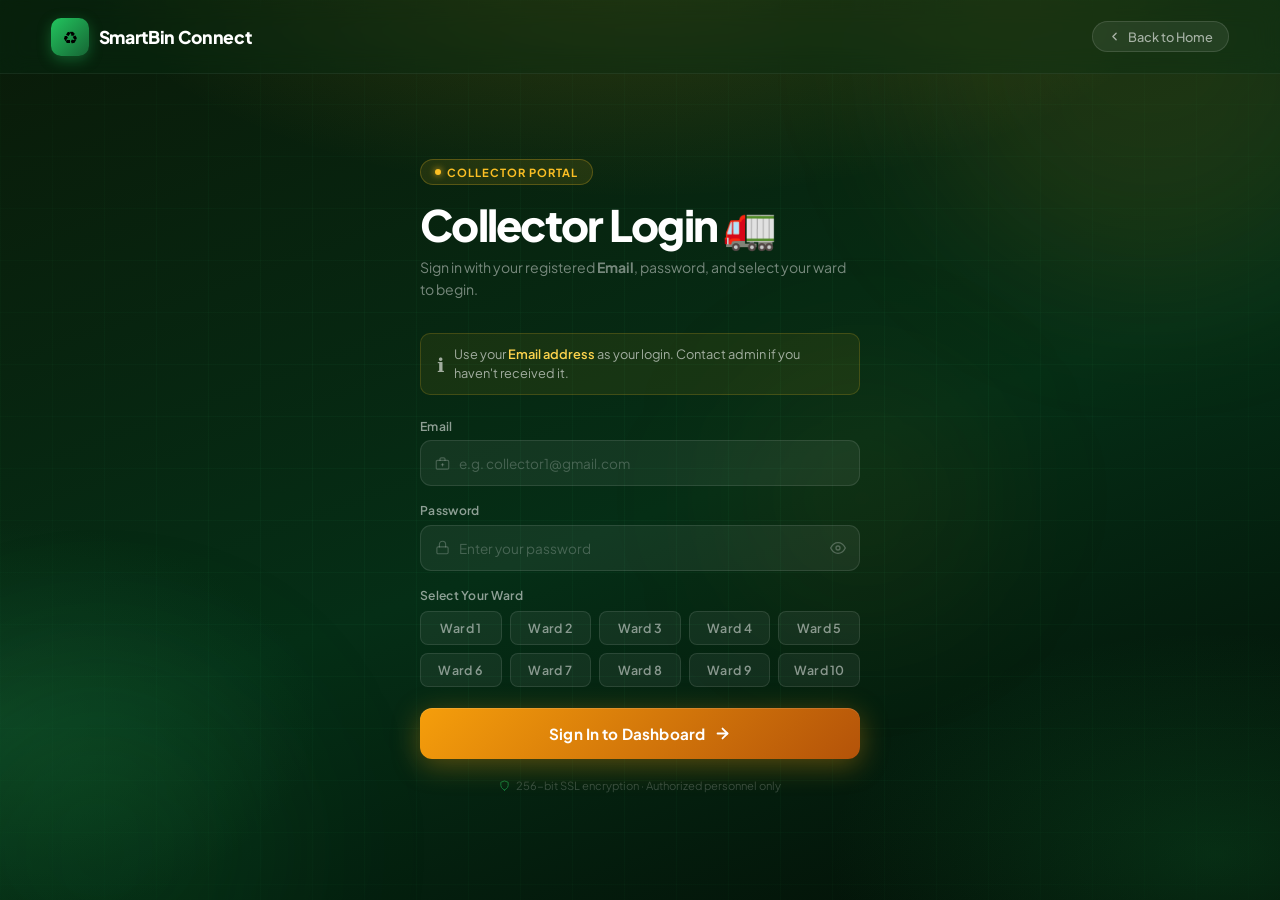
<file: collector-login.html>
<!DOCTYPE html>
<html lang="en">
<head>
  <meta charset="UTF-8">
  <meta name="viewport" content="width=device-width, initial-scale=1.0">
  <title>Collector Login | SmartWaste</title>
  <link href="https://fonts.googleapis.com/css2?family=Plus+Jakarta+Sans:wght@300;400;500;600;700;800&display=swap" rel="stylesheet">
  <style>
    /* =============================================
       SmartWaste — Collector Login (self-contained)
       ============================================= */

    :root {
      --g50:  #f0fdf4; --g100: #dcfce7; --g200: #bbf7d0;
      --g300: #86efac; --g400: #4ade80; --g500: #22c55e;
      --g600: #16a34a; --g700: #15803d; --g800: #166534;
      --g900: #14532d; --g950: #052e16;

      /* Amber accent for collector — differentiates from user portal */
      --a300: #fcd34d; --a400: #fbbf24; --a500: #f59e0b;
      --a600: #d97706; --a700: #b45309;

      --white: #ffffff;
      --font: 'Plus Jakarta Sans', system-ui, sans-serif;
      --ease: cubic-bezier(.4,0,.2,1);
      --bounce: cubic-bezier(.34,1.56,.64,1);
      --dur: .22s;
    }

    *, *::before, *::after { box-sizing: border-box; margin: 0; padding: 0; }
    html { height: 100%; }

    body {
      font-family: var(--font);
      min-height: 100vh;
      display: flex;
      flex-direction: column;
      background-color: var(--g950);
      overflow-x: hidden;
    }
    a { text-decoration: none; color: inherit; }
    button { font-family: var(--font); cursor: pointer; }

    /* ── Background ───────────────────────── */
    .bg {
      position: fixed; inset: 0; z-index: 0;
      background:
        radial-gradient(ellipse 75% 50% at 50% -8%,  rgba(251,191,36,.18) 0%, transparent 60%),
        radial-gradient(ellipse 55% 45% at 95% 95%,  rgba(22,163,74,.2)   0%, transparent 55%),
        radial-gradient(ellipse 45% 40% at 0%  80%,  rgba(20,83,45,.5)    0%, transparent 55%),
        linear-gradient(160deg, #0a1a08 0%, var(--g950) 55%, #030d05 100%);
    }
    .bg::after {
      content: '';
      position: absolute; inset: 0;
      background-image:
        linear-gradient(rgba(74,222,128,.04) 1px, transparent 1px),
        linear-gradient(90deg, rgba(74,222,128,.04) 1px, transparent 1px);
      background-size: 52px 52px;
      mask-image: radial-gradient(ellipse 90% 90% at 50% 50%, black 30%, transparent 100%);
    }

    /* Orbs */
    .orb {
      position: fixed; border-radius: 50%;
      filter: blur(80px); pointer-events: none; z-index: 0;
      animation: orbDrift ease-in-out infinite alternate;
    }
    .orb1 { width:460px;height:460px;top:-180px;right:-100px; background:rgba(251,191,36,.09); animation-duration:11s; }
    .orb2 { width:360px;height:360px;bottom:-130px;left:-80px; background:rgba(22,163,74,.1); animation-duration:14s;animation-delay:4s; }
    .orb3 { width:240px;height:240px;top:42%;left:58%;  background:rgba(245,158,11,.06); animation-duration:9s;animation-delay:2s; }
    @keyframes orbDrift {
      from { transform:translate(0,0) scale(1); }
      to   { transform:translate(18px,28px) scale(1.07); }
    }

    /* Particles */
    .ptcl {
      position: fixed; bottom:-10px; border-radius:50%;
      background:rgba(74,222,128,.14); pointer-events:none; z-index:0;
      animation:rise linear infinite;
    }
    @keyframes rise {
      0%   { transform:translateY(0) scale(1); opacity:0; }
      10%  { opacity:.8; }
      90%  { opacity:.2; }
      100% { transform:translateY(-105vh) scale(.2); opacity:0; }
    }

    /* ── Navbar ────────────────────────────── */
    .navbar {
      position: relative; z-index: 10;
      display: flex; align-items: center; justify-content: space-between;
      padding: 1.1rem 4%;
      border-bottom: 1px solid rgba(255,255,255,.06);
      backdrop-filter: blur(12px);
      background: rgba(5,46,22,.3);
    }
    .brand { display: flex; align-items: center; gap: .6rem; }
    .brand-icon {
      width: 38px; height: 38px;
      background: linear-gradient(135deg, var(--g500), var(--g800));
      border-radius: 10px;
      display: flex; align-items: center; justify-content: center;
      font-size: 1.1rem;
      box-shadow: 0 4px 14px rgba(34,197,94,.35);
    }
    .brand-name {
      font-size: 1.1rem; font-weight: 800;
      color: var(--white); letter-spacing: -.02em;
    }
    .back-btn {
      display: inline-flex; align-items: center; gap: .4rem;
      font-size: .8rem; font-weight: 500;
      color: rgba(255,255,255,.6);
      background: rgba(255,255,255,.07);
      border: 1px solid rgba(255,255,255,.12);
      padding: .42rem .95rem; border-radius: 100px;
      transition: all var(--dur);
    }
    .back-btn svg { width:13px;height:13px;stroke:currentColor;fill:none;transition:transform var(--dur); }
    .back-btn:hover { color:var(--g300); background:rgba(255,255,255,.13); }
    .back-btn:hover svg { transform:translateX(-3px); }

    /* ── Main ──────────────────────────────── */
    .main {
      position: relative; z-index: 1; flex: 1;
      display: flex; align-items: center; justify-content: center;
      padding: 2.5rem 1rem 4rem;
    }

    .form-panel {
      width: 100%; max-width: 440px;
      animation: panelIn .55s var(--ease) both;
    }
    @keyframes panelIn {
      from { opacity:0; transform:translateY(24px); }
      to   { opacity:1; transform:none; }
    }

    /* Collector role badge — amber instead of green */
    .role-badge {
      display: inline-flex; align-items: center; gap: .4rem;
      font-size: .7rem; font-weight: 700; letter-spacing: .09em;
      text-transform: uppercase;
      color: var(--a400);
      background: rgba(251,191,36,.1);
      border: 1px solid rgba(251,191,36,.25);
      padding: .3rem .85rem; border-radius: 100px;
      margin-bottom: 1rem;
    }
    .badge-dot {
      width: 6px; height: 6px; border-radius: 50%;
      background: var(--a400); box-shadow: 0 0 7px var(--a400);
      animation: blink 2s ease-in-out infinite;
    }
    @keyframes blink { 0%,100%{opacity:1} 50%{opacity:.2} }

    .form-title {
      font-size: clamp(2rem, 5vw, 2.7rem);
      font-weight: 800; color: var(--white);
      letter-spacing: -.04em; line-height: 1.1;
      margin-bottom: .45rem;
    }
    .form-sub {
      font-size: .88rem; color: rgba(255,255,255,.45);
      margin-bottom: 2rem; font-weight: 400; line-height: 1.6;
    }

    /* Collector ID info pill */
    .id-info-pill {
      display: flex; align-items: center; gap: .6rem;
      background: rgba(251,191,36,.07);
      border: 1px solid rgba(251,191,36,.18);
      border-radius: 10px; padding: .7rem 1rem;
      margin-bottom: 1.4rem;
      font-size: .8rem; color: rgba(255,255,255,.6);
      line-height: 1.5;
    }
    .id-info-pill .pill-icon { font-size: 1.2rem; flex-shrink: 0; }
    .id-info-pill strong { color: var(--a300); font-weight: 600; }

    /* ── Form ──────────────────────────────── */
    .login-form { display: flex; flex-direction: column; gap: 1rem; }

    .field { display: flex; flex-direction: column; gap: .4rem; }
    .field label {
      font-size: .76rem; font-weight: 600;
      color: rgba(255,255,255,.55); letter-spacing: .025em;
    }

    /* Input wrap */
    .iw {
      position: relative; display: flex; align-items: center;
      background: rgba(255,255,255,.06);
      border: 1.5px solid rgba(255,255,255,.1);
      border-radius: 11px;
      transition: border-color var(--dur), box-shadow var(--dur), background var(--dur);
      overflow: hidden;
    }
    .iw:hover:not(.focused):not(.err) {
      border-color: rgba(255,255,255,.18);
      background: rgba(255,255,255,.09);
    }
    .iw.focused {
      border-color: var(--a400);
      background: rgba(251,191,36,.06);
      box-shadow: 0 0 0 3.5px rgba(251,191,36,.16), 0 4px 20px rgba(0,0,0,.2);
    }
    .iw.err {
      border-color: #f87171;
      background: rgba(248,113,113,.07);
      box-shadow: 0 0 0 3px rgba(248,113,113,.15);
    }

    .iw-icon {
      padding: 0 .55rem 0 .9rem;
      display: flex; align-items: center;
      color: rgba(255,255,255,.22); flex-shrink: 0;
      pointer-events: none; transition: color var(--dur);
    }
    .iw-icon svg { width: 15px; height: 15px; stroke: currentColor; fill: none; }
    .iw.focused .iw-icon { color: var(--a400); }
    .iw.err     .iw-icon { color: #f87171; }

    .iw input, .iw select {
      flex: 1; border: none; background: transparent;
      font-family: var(--font); font-size: .9rem; color: var(--white);
      padding: .82rem .6rem .82rem 0; outline: none; width: 100%;
      caret-color: var(--a400);
    }
    .iw input::placeholder { color: rgba(255,255,255,.22); font-size: .85rem; }
    .iw select { appearance: none; cursor: pointer; }
    .iw select option { background: var(--g900); color: var(--white); }

    /* Autofill */
    .iw input:-webkit-autofill,
    .iw input:-webkit-autofill:focus {
      -webkit-box-shadow: 0 0 0 1000px rgba(5,46,22,.95) inset;
      -webkit-text-fill-color: var(--white);
      caret-color: var(--white);
    }

    /* Select arrow */
    .select-wrap { position: relative; }
    .select-arrow {
      position: absolute; right: .9rem; top: 50%;
      transform: translateY(-50%);
      pointer-events: none; color: rgba(255,255,255,.3);
    }
    .select-arrow svg { width: 15px; height: 15px; stroke: currentColor; fill: none; }

    /* Eye toggle */
    .eye-btn {
      background: none; border: none;
      padding: .5rem .8rem;
      display: flex; align-items: center;
      color: rgba(255,255,255,.25); flex-shrink: 0;
      transition: color var(--dur);
    }
    .eye-btn svg { width: 16px; height: 16px; stroke: currentColor; fill: none; display: block; }
    .eye-btn .eye-off { display: none; }
    .eye-btn.on .eye-on  { display: none; }
    .eye-btn.on .eye-off { display: block; }
    .eye-btn:hover { color: var(--a400); }
    .eye-btn.on    { color: var(--a400); }

    /* Field error */
    .field-err {
      font-size: .71rem; color: #fca5a5; font-weight: 500;
      display: none; align-items: center; gap: .3rem;
      animation: errIn .2s var(--ease);
    }
    .field-err.show { display: flex; }
    .field-err svg { width: 11px; height: 11px; stroke: currentColor; fill: none; flex-shrink: 0; }
    @keyframes errIn { from{opacity:0;transform:translateY(-3px)} to{opacity:1;transform:none} }

    /* Ward tag row — visual ward selector */
    .ward-tags {
      display: grid; grid-template-columns: repeat(5, 1fr); gap: .5rem;
      margin-top: .1rem;
    }
    .ward-tag {
      position: relative;
    }
    .ward-tag input[type="radio"] {
      position: absolute; opacity: 0; width: 0; height: 0;
    }
    .ward-tag label {
      display: flex; align-items: center; justify-content: center;
      padding: .5rem .4rem;
      background: rgba(255,255,255,.06);
      border: 1.5px solid rgba(255,255,255,.1);
      border-radius: 8px;
      font-size: .78rem; font-weight: 600;
      color: rgba(255,255,255,.5);
      cursor: pointer;
      transition: all var(--dur) var(--bounce);
      white-space: nowrap;
    }
    .ward-tag label:hover {
      background: rgba(251,191,36,.1);
      border-color: rgba(251,191,36,.25);
      color: var(--a300);
    }
    .ward-tag input:checked + label {
      background: rgba(251,191,36,.18);
      border-color: var(--a400);
      color: var(--a300);
      box-shadow: 0 0 0 3px rgba(251,191,36,.14);
      transform: scale(1.04);
    }

    /* Hidden select (for form submission) */
    #wardSelect { display: none; }

    /* Submit button — amber for collector */
    .submit-btn {
      width: 100%; margin-top: .3rem;
      display: flex; align-items: center; justify-content: center; gap: .55rem;
      padding: 1rem 1.5rem;
      background: linear-gradient(135deg, var(--a500), var(--a700));
      color: var(--white);
      font-family: var(--font); font-size: .95rem; font-weight: 700;
      letter-spacing: .01em;
      border: none; border-radius: 12px;
      box-shadow: 0 6px 28px rgba(245,158,11,.35), 0 1px 0 rgba(255,255,255,.12) inset;
      transition: transform var(--dur) var(--bounce), box-shadow var(--dur), opacity var(--dur);
      position: relative; overflow: hidden;
    }
    .submit-btn::before {
      content: ''; position: absolute; top:0; left:-100%;
      width:60%; height:100%;
      background: linear-gradient(90deg, transparent, rgba(255,255,255,.2), transparent);
      transition: left .6s var(--ease);
    }
    .submit-btn:hover::before { left:160%; }
    .submit-btn:hover {
      transform: translateY(-2px);
      box-shadow: 0 12px 40px rgba(245,158,11,.5), 0 1px 0 rgba(255,255,255,.12) inset;
    }
    .submit-btn:active { transform: translateY(0); }
    .submit-btn.loading { opacity:.7; pointer-events:none; }
    .submit-btn svg { width:17px;height:17px;stroke:currentColor;fill:none;transition:transform var(--dur); }
    .submit-btn:hover svg { transform:translateX(4px); }

    .spinner {
      width:17px; height:17px;
      border:2.5px solid rgba(255,255,255,.3); border-top-color:#fff;
      border-radius:50%; animation:spin .7s linear infinite; display:none;
    }
    .submit-btn.loading .spinner { display:block; }
    .submit-btn.loading .btn-lbl,
    .submit-btn.loading .btn-ico { display:none; }
    @keyframes spin { to{transform:rotate(360deg)} }

    /* Divider */
    .divider {
      display: flex; align-items: center; gap: .75rem;
      margin: 1.3rem 0 .9rem;
      color: rgba(255,255,255,.18); font-size: .74rem;
    }
    .divider::before, .divider::after {
      content:''; flex:1; height:1px; background:rgba(255,255,255,.1);
    }

    /* Portal links */
    .portals {
      display: flex; align-items: center; justify-content: center;
      gap: .5rem; flex-wrap: wrap;
      font-size: .77rem; color: rgba(255,255,255,.3);
    }
    .portal-link {
      display: inline-flex; align-items: center; gap: .3rem;
      font-size: .77rem; font-weight: 600;
      color: rgba(255,255,255,.55);
      background: rgba(255,255,255,.07);
      border: 1px solid rgba(255,255,255,.1);
      padding: .3rem .75rem; border-radius: 100px;
      transition: all var(--dur);
    }
    .portal-link:hover {
      background: rgba(74,222,128,.12);
      border-color: rgba(74,222,128,.25);
      color: var(--g300);
    }

    /* Secure note */
    .secure-note {
      display: flex; align-items: center; justify-content: center; gap: .4rem;
      font-size: .7rem; color: rgba(255,255,255,.2); margin-top: 1.2rem;
    }
    .secure-note svg { width:11px;height:11px;stroke:var(--g700);fill:none; }

    /* ── Responsive ──────────────────────── */
    @media (max-width: 480px) {
      .main { padding: 1.8rem .9rem 3rem; }
      .navbar { padding: 1rem 5%; }
      .form-title { font-size: 1.9rem; }
      .ward-tags { grid-template-columns: repeat(5, 1fr); gap: .35rem; }
      .ward-tag label { font-size: .72rem; padding: .45rem .3rem; }
    }
    @media (max-width: 360px) {
      .form-title { font-size: 1.65rem; }
      .ward-tags { grid-template-columns: repeat(5, 1fr); }
    }
    @media (max-height: 600px) and (orientation: landscape) {
      .main { padding: 1.2rem .9rem 2rem; align-items: flex-start; }
      .login-form { gap: .75rem; }
      .form-sub { margin-bottom: 1.2rem; }
    }
  </style>
</head>
<body>

  <!-- BG layers -->
  <div class="bg"></div>
  <div class="orb orb1"></div>
  <div class="orb orb2"></div>
  <div class="orb orb3"></div>
  <div class="ptcl" style="left:10%;width:4px;height:4px;animation-duration:13s;animation-delay:0s;"></div>
  <div class="ptcl" style="left:30%;width:3px;height:3px;animation-duration:17s;animation-delay:2s;"></div>
  <div class="ptcl" style="left:60%;width:5px;height:5px;animation-duration:11s;animation-delay:5s;"></div>
  <div class="ptcl" style="left:80%;width:3px;height:3px;animation-duration:15s;animation-delay:1s;"></div>

  <!-- Navbar -->
  <nav class="navbar">
    <a href="index.html" class="brand">
      <div class="brand-icon">♻</div>
      <span class="brand-name">SmartBin Connect</span>
    </a>
    <a href="index.html" class="back-btn">
      <svg viewBox="0 0 24 24" stroke-width="2.5" stroke-linecap="round" stroke-linejoin="round">
        <polyline points="15 18 9 12 15 6"/>
      </svg>
      Back to Home
    </a>
  </nav>

  <!-- Main -->
  <main class="main">
    <div class="form-panel">

      <div class="role-badge">
        <span class="badge-dot"></span>
        Collector Portal
      </div>

      <h1 class="form-title">Collector Login 🚛</h1>
      <p class="form-sub">Sign in with your registered <strong>Email</strong>, password, and select your ward to begin.</p>

      <!-- Info pill -->
      <div class="id-info-pill">
        <span class="pill-icon">ℹ️</span>
        <span>Use your <strong>Email address</strong> as your login. Contact admin if you haven't received it.</span>
      </div>

      <form class="login-form" id="collectorForm" action="backend/collector_login.php" method="POST" novalidate>

        <!-- Email -->
        <div class="field">
          <label for="collectorId">Email</label>
          <div class="iw" id="iw-id">
            <span class="iw-icon">
              <svg viewBox="0 0 24 24" stroke-width="1.8" stroke-linecap="round" stroke-linejoin="round">
                <rect x="2" y="7" width="20" height="14" rx="2"/>
                <path d="M16 7V5a2 2 0 0 0-2-2h-4a2 2 0 0 0-2 2v2"/>
                <line x1="12" y1="12" x2="12" y2="16"/>
                <line x1="10" y1="14" x2="14" y2="14"/>
              </svg>
            </span>
            <input
              type="email"
              id="collectorId"
              name="collectorId"
              placeholder="e.g. collector1@gmail.com"
              autocomplete="username"
              autocapitalize="none"
              required>
          </div>
          <div class="field-err" id="err-id">
            <svg viewBox="0 0 24 24" stroke-width="2.5"><circle cx="12" cy="12" r="10"/><line x1="12" y1="8" x2="12" y2="12"/><line x1="12" y1="16" x2="12.01" y2="16"/></svg>
            Please enter your Collector ID.
          </div>
        </div>

        <!-- Password -->
        <div class="field">
          <label for="password">Password</label>
          <div class="iw" id="iw-pw">
            <span class="iw-icon">
              <svg viewBox="0 0 24 24" stroke-width="1.8" stroke-linecap="round" stroke-linejoin="round">
                <rect x="3" y="11" width="18" height="11" rx="2"/>
                <path d="M7 11V7a5 5 0 0 1 10 0v4"/>
              </svg>
            </span>
            <input
              type="password"
              id="password"
              name="password"
              placeholder="Enter your password"
              autocomplete="current-password"
              required>
            <button type="button" class="eye-btn" id="eyeBtn" aria-label="Toggle password visibility">
              <svg class="eye-on" viewBox="0 0 24 24" stroke-width="2" stroke-linecap="round" stroke-linejoin="round">
                <path d="M1 12s4-8 11-8 11 8 11 8-4 8-11 8-11-8-11-8z"/><circle cx="12" cy="12" r="3"/>
              </svg>
              <svg class="eye-off" viewBox="0 0 24 24" stroke-width="2" stroke-linecap="round" stroke-linejoin="round">
                <path d="M17.94 17.94A10.07 10.07 0 0 1 12 20c-7 0-11-8-11-8a18.45 18.45 0 0 1 5.06-5.94M9.9 4.24A9.12 9.12 0 0 1 12 4c7 0 11 8 11 8a18.5 18.5 0 0 1-2.16 3.19m-6.72-1.07a3 3 0 1 1-4.24-4.24"/>
                <line x1="1" y1="1" x2="23" y2="23"/>
              </svg>
            </button>
          </div>
          <div class="field-err" id="err-pw">
            <svg viewBox="0 0 24 24" stroke-width="2.5"><circle cx="12" cy="12" r="10"/><line x1="12" y1="8" x2="12" y2="12"/><line x1="12" y1="16" x2="12.01" y2="16"/></svg>
            Please enter your password.
          </div>
        </div>

        <!-- Ward selection — visual tag style -->
        <div class="field">
          <label>Select Your Ward</label>

          <!-- Visual ward tag selector -->
          <div class="ward-tags" id="wardTags">
            <div class="ward-tag"><input type="radio" name="ward_ui" id="w1" value="1"><label for="w1">Ward 1</label></div>
            <div class="ward-tag"><input type="radio" name="ward_ui" id="w2" value="2"><label for="w2">Ward 2</label></div>
            <div class="ward-tag"><input type="radio" name="ward_ui" id="w3" value="3"><label for="w3">Ward 3</label></div>
            <div class="ward-tag"><input type="radio" name="ward_ui" id="w4" value="4"><label for="w4">Ward 4</label></div>
            <div class="ward-tag"><input type="radio" name="ward_ui" id="w5" value="5"><label for="w5">Ward 5</label></div>
            <div class="ward-tag"><input type="radio" name="ward_ui" id="w6" value="6"><label for="w6">Ward 6</label></div>
            <div class="ward-tag"><input type="radio" name="ward_ui" id="w7" value="7"><label for="w7">Ward 7</label></div>
            <div class="ward-tag"><input type="radio" name="ward_ui" id="w8" value="8"><label for="w8">Ward 8</label></div>
            <div class="ward-tag"><input type="radio" name="ward_ui" id="w9" value="9"><label for="w9">Ward 9</label></div>
            <div class="ward-tag"><input type="radio" name="ward_ui" id="w10" value="10"><label for="w10">Ward 10</label></div>
          </div>

          <!-- Hidden select — synced by JS for actual form submission -->
          <select id="wardSelect" name="ward" required>
            <option value="">Select Ward</option>
            <option value="1">Ward 1</option>
            <option value="2">Ward 2</option>
            <option value="3">Ward 3</option>
            <option value="4">Ward 4</option>
            <option value="5">Ward 5</option>
            <option value="6">Ward 6</option>
            <option value="7">Ward 7</option>
            <option value="8">Ward 8</option>
            <option value="9">Ward 9</option>
            <option value="10">Ward 10</option>
          </select>

          <div class="field-err" id="err-ward">
            <svg viewBox="0 0 24 24" stroke-width="2.5"><circle cx="12" cy="12" r="10"/><line x1="12" y1="8" x2="12" y2="12"/><line x1="12" y1="16" x2="12.01" y2="16"/></svg>
            Please select your assigned ward.
          </div>
        </div>

        <!-- Submit -->
        <button type="submit" class="submit-btn" id="submitBtn">
          <div class="spinner"></div>
          <span class="btn-lbl">Sign In to Dashboard</span>
          <svg class="btn-ico" viewBox="0 0 24 24" stroke-width="2.5" stroke-linecap="round" stroke-linejoin="round">
            <line x1="5" y1="12" x2="19" y2="12"/>
            <polyline points="12 5 19 12 12 19"/>
          </svg>
        </button>

      </form>

      

      <p class="secure-note">
        <svg viewBox="0 0 24 24" stroke-width="2" stroke-linecap="round" stroke-linejoin="round">
          <path d="M12 22s8-4 8-10V5l-8-3-8 3v7c0 6 8 10 8 10z"/>
        </svg>
        256-bit SSL encryption · Authorized personnel only
      </p>

    </div>
  </main>

  <script>
    /* ── Focus rings ──────────────────────── */
    document.querySelectorAll('.iw input').forEach(inp => {
      const w = inp.closest('.iw');
      inp.addEventListener('focus', () => w.classList.add('focused'));
      inp.addEventListener('blur',  () => w.classList.remove('focused'));
    });

    /* ── Eye toggle ───────────────────────── */
    const eyeBtn = document.getElementById('eyeBtn');
    const pwInp  = document.getElementById('password');
    eyeBtn.addEventListener('click', () => {
      const show = pwInp.type === 'password';
      pwInp.type = show ? 'text' : 'password';
      eyeBtn.classList.toggle('on', show);
      pwInp.focus();
    });

    /* ── Ward radio → hidden select sync ──── */
    const wardSelect = document.getElementById('wardSelect');
    document.querySelectorAll('input[name="ward_ui"]').forEach(radio => {
      radio.addEventListener('change', () => {
        wardSelect.value = radio.value;
        document.getElementById('err-ward').classList.remove('show');
      });
    });

    /* ── Live error clearing ─────────────── */
    document.getElementById('collectorId').addEventListener('input', e => {
      if (e.target.value.trim().length >= 2) {
        document.getElementById('iw-id').classList.remove('err');
        document.getElementById('err-id').classList.remove('show');
      }
    });
    document.getElementById('password').addEventListener('input', e => {
      if (e.target.value.length >= 1) {
        document.getElementById('iw-pw').classList.remove('err');
        document.getElementById('err-pw').classList.remove('show');
      }
    });

    /* ── Form validation + submit ────────── */
    const form    = document.getElementById('collectorForm');
    const submitBtn = document.getElementById('submitBtn');

    form.addEventListener('submit', e => {
      e.preventDefault();
      let ok = true;

      const id   = document.getElementById('collectorId').value.trim();
      const pw   = document.getElementById('password').value;
      const ward = wardSelect.value;

      if (!id) {
        document.getElementById('iw-id').classList.add('err');
        document.getElementById('err-id').classList.add('show');
        ok = false;
      }
      if (!pw) {
        document.getElementById('iw-pw').classList.add('err');
        document.getElementById('err-pw').classList.add('show');
        ok = false;
      }
      if (!ward) {
        document.getElementById('err-ward').classList.add('show');
        ok = false;
      }

      if (!ok) return;

      submitBtn.classList.add('loading');
      form.submit();
    });
  </script>

</body>
</html>
</file>
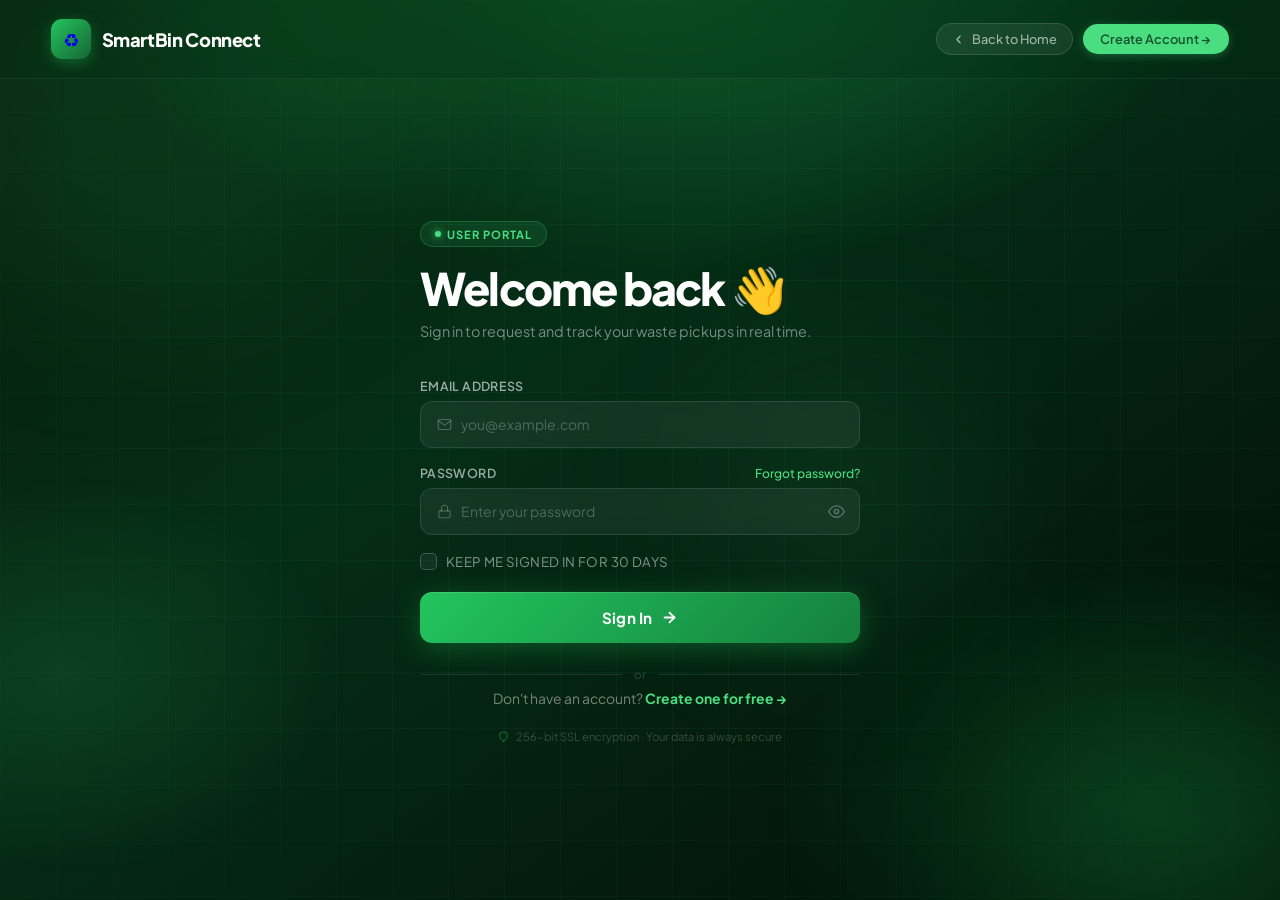
<file: login.html>
<!DOCTYPE html>
<html lang="en">
<head>
  <meta charset="UTF-8">
  <meta name="viewport" content="width=device-width, initial-scale=1.0">
  <title>User Login | SmartWaste</title>
  <link href="https://fonts.googleapis.com/css2?family=Plus+Jakarta+Sans:wght@300;400;500;600;700;800&display=swap" rel="stylesheet">
  <style>
    :root {
      --g300: #86efac;
      --g400: #4ade80;
      --g500: #22c55e;
      --g600: #16a34a;
      --g700: #15803d;
      --g800: #166534;
      --g900: #14532d;
      --g950: #052e16;
      --white: #ffffff;
      --font: 'Plus Jakarta Sans', system-ui, sans-serif;
      --ease: cubic-bezier(.4,0,.2,1);
      --bounce: cubic-bezier(.34,1.56,.64,1);
    }

    *, *::before, *::after { box-sizing: border-box; margin: 0; padding: 0; }
    html, body { height: 100%; }

    body {
      font-family: var(--font);
      min-height: 100vh;
      display: flex;
      flex-direction: column;
      background: linear-gradient(145deg, #071c0b 0%, var(--g950) 40%, #030d05 100%);
      position: relative;
      overflow-x: hidden;
    }

    /* ── ANIMATED BG ───────────────────────── */
    .bg-layer {
      position: fixed;
      inset: 0;
      z-index: 0;
      pointer-events: none;
    }
    .bg-layer::before {
      content: '';
      position: absolute;
      inset: 0;
      background:
        radial-gradient(ellipse 70% 55% at 50% -5%,  rgba(34,197,94,.35) 0%, transparent 65%),
        radial-gradient(ellipse 50% 45% at 90% 90%,  rgba(22,163,74,.22) 0%, transparent 60%),
        radial-gradient(ellipse 40% 40% at 5%  75%,  rgba(20,83,45,.5)   0%, transparent 55%);
    }
    .bg-layer::after {
      content: '';
      position: absolute;
      inset: 0;
      background-image:
        linear-gradient(rgba(74,222,128,.05) 1px, transparent 1px),
        linear-gradient(90deg, rgba(74,222,128,.05) 1px, transparent 1px);
      background-size: 56px 56px;
      mask-image: radial-gradient(ellipse 90% 90% at 50% 50%, black 30%, transparent 100%);
      animation: gridPulse 6s ease-in-out infinite alternate;
    }
    @keyframes gridPulse {
      from { opacity: .5; }
      to   { opacity: 1; }
    }

    /* Orbs */
    .orb {
      position: fixed;
      border-radius: 50%;
      filter: blur(80px);
      pointer-events: none;
      z-index: 0;
      animation: orbDrift ease-in-out infinite alternate;
    }
    .orb1 { width: 500px; height: 500px; top: -200px; left: -100px; background: rgba(34,197,94,.12); animation-duration: 10s; }
    .orb2 { width: 400px; height: 400px; bottom: -150px; right: -100px; background: rgba(22,163,74,.10); animation-duration: 13s; animation-delay: 3s; }
    .orb3 { width: 280px; height: 280px; top: 40%; left: 55%; background: rgba(74,222,128,.07); animation-duration: 8s; animation-delay: 1s; }
    @keyframes orbDrift {
      from { transform: translate(0,0) scale(1); }
      to   { transform: translate(20px, 30px) scale(1.08); }
    }

    /* Rising particles */
    .ptcl {
      position: fixed;
      bottom: -10px;
      border-radius: 50%;
      background: rgba(74,222,128,.18);
      pointer-events: none;
      z-index: 0;
      animation: rise linear infinite;
    }
    @keyframes rise {
      0%   { transform: translateY(0)   scale(1);  opacity: 0; }
      10%  { opacity: .9; }
      90%  { opacity: .3; }
      100% { transform: translateY(-105vh) scale(.2); opacity: 0; }
    }

    /* ── NAVBAR ────────────────────────────── */
    .navbar {
      position: relative;
      z-index: 10;
      display: flex;
      align-items: center;
      justify-content: space-between;
      padding: 1.2rem 4%;
      border-bottom: 1px solid rgba(255,255,255,.06);
      backdrop-filter: blur(12px);
      background: rgba(5,46,22,.3);
    }

    .brand {
      display: flex;
      align-items: center;
      gap: .65rem;
      text-decoration: none;
    }
    .brand-icon {
      width: 40px; height: 40px;
      background: linear-gradient(135deg, var(--g500), var(--g800));
      border-radius: 11px;
      display: flex; align-items: center; justify-content: center;
      font-size: 1.15rem;
      box-shadow: 0 4px 14px rgba(34,197,94,.35);
      flex-shrink: 0;
    }
    .brand-name {
      font-size: 1.15rem;
      font-weight: 800;
      color: var(--white);
      letter-spacing: -.02em;
    }

    .nav-right { display: flex; align-items: center; gap: .6rem; }

    .back-btn {
      display: inline-flex;
      align-items: center;
      gap: .4rem;
      font-size: .8rem;
      font-weight: 500;
      color: rgba(255,255,255,.6);
      background: rgba(255,255,255,.07);
      border: 1px solid rgba(255,255,255,.12);
      padding: .42rem .95rem;
      border-radius: 100px;
      text-decoration: none;
      transition: all .2s var(--ease);
    }
    .back-btn svg { width: 13px; height: 13px; stroke: currentColor; fill: none; transition: transform .2s; }
    .back-btn:hover { color: var(--g300); background: rgba(255,255,255,.13); border-color: rgba(134,239,172,.25); }
    .back-btn:hover svg { transform: translateX(-3px); }

    .register-nav-btn {
      display: inline-flex;
      align-items: center;
      gap: .4rem;
      font-size: .8rem;
      font-weight: 600;
      color: var(--g900);
      background: var(--g400);
      border: none;
      padding: .45rem 1.1rem;
      border-radius: 100px;
      text-decoration: none;
      transition: all .2s var(--bounce);
      box-shadow: 0 2px 10px rgba(74,222,128,.3);
    }
    .register-nav-btn:hover { background: var(--g300); transform: translateY(-1px); box-shadow: 0 4px 16px rgba(74,222,128,.4); }

    /* ── MAIN CONTENT ──────────────────────── */
    .main {
      position: relative;
      z-index: 1;
      flex: 1;
      display: flex;
      align-items: center;
      justify-content: center;
      padding: 3rem 1rem 4rem;
    }

    /* ── FORM PANEL ────────────────────────── */
    .form-panel {
      width: 100%;
      max-width: 440px;
      animation: panelIn .55s var(--ease) both;
    }
    @keyframes panelIn {
      from { opacity: 0; transform: translateY(24px); }
      to   { opacity: 1; transform: none; }
    }

    /* Portal badge */
    .portal-badge {
      display: inline-flex;
      align-items: center;
      gap: .4rem;
      font-size: .7rem;
      font-weight: 700;
      letter-spacing: .09em;
      text-transform: uppercase;
      color: var(--g400);
      background: rgba(74,222,128,.1);
      border: 1px solid rgba(74,222,128,.22);
      padding: .3rem .85rem;
      border-radius: 100px;
      margin-bottom: 1rem;
    }
    .badge-dot {
      width: 6px; height: 6px;
      border-radius: 50%;
      background: var(--g400);
      box-shadow: 0 0 7px var(--g400);
      animation: blink 2s ease-in-out infinite;
    }
    @keyframes blink { 0%,100% { opacity:1; } 50% { opacity:.25; } }

    .form-title {
      font-size: clamp(2rem, 5vw, 2.8rem);
      font-weight: 800;
      color: var(--white);
      letter-spacing: -.04em;
      line-height: 1.1;
      margin-bottom: .5rem;
    }
    .form-sub {
      font-size: .9rem;
      color: rgba(255,255,255,.45);
      margin-bottom: 2.2rem;
      font-weight: 400;
      line-height: 1.6;
    }

    /* ── FORM ──────────────────────────────── */
    .auth-form { display: flex; flex-direction: column; gap: 1.1rem; }

    .field { display: flex; flex-direction: column; gap: .4rem; }

    .field-top {
      display: flex;
      align-items: center;
      justify-content: space-between;
    }

    label {
      font-size: .78rem;
      font-weight: 600;
      color: rgba(255,255,255,.6);
      letter-spacing: .03em;
      text-transform: uppercase;
    }

    .forgot {
      font-size: .76rem;
      font-weight: 500;
      color: var(--g400);
      text-decoration: none;
      transition: color .2s;
    }
    .forgot:hover { color: var(--g300); }

    /* Input wrap */
    .inp-wrap {
      position: relative;
      display: flex;
      align-items: center;
      background: rgba(255,255,255,.06);
      border: 1.5px solid rgba(255,255,255,.1);
      border-radius: 12px;
      backdrop-filter: blur(8px);
      transition: border-color .2s var(--ease), box-shadow .2s var(--ease), background .2s;
      overflow: hidden;
    }
    .inp-wrap:hover:not(.focused):not(.has-err) {
      border-color: rgba(255,255,255,.18);
      background: rgba(255,255,255,.09);
    }
    .inp-wrap.focused {
      border-color: var(--g500);
      background: rgba(34,197,94,.07);
      box-shadow: 0 0 0 3.5px rgba(34,197,94,.18), 0 4px 20px rgba(0,0,0,.2);
    }
    .inp-wrap.has-err {
      border-color: #f87171;
      background: rgba(248,113,113,.07);
      box-shadow: 0 0 0 3px rgba(248,113,113,.15);
    }

    .inp-icon {
      padding: 0 .55rem 0 1rem;
      display: flex; align-items: center;
      color: rgba(255,255,255,.25);
      flex-shrink: 0;
      pointer-events: none;
      transition: color .2s;
    }
    .inp-icon svg { width: 15px; height: 15px; stroke: currentColor; fill: none; }
    .inp-wrap.focused .inp-icon { color: var(--g400); }
    .inp-wrap.has-err .inp-icon  { color: #f87171; }

    .inp-wrap input {
      flex: 1;
      border: none;
      background: transparent;
      font-family: var(--font);
      font-size: .93rem;
      font-weight: 400;
      color: var(--white);
      padding: .85rem .6rem .85rem 0;
      outline: none;
      width: 100%;
      caret-color: var(--g400);
    }
    .inp-wrap input::placeholder { color: rgba(255,255,255,.25); font-size: .87rem; }

    /* Autofill fix */
    .inp-wrap input:-webkit-autofill,
    .inp-wrap input:-webkit-autofill:focus {
      -webkit-box-shadow: 0 0 0 1000px rgba(5,46,22,.9) inset;
      -webkit-text-fill-color: var(--white);
      caret-color: var(--white);
    }

    /* Eye button */
    .eye-btn {
      background: none; border: none;
      padding: .5rem .9rem;
      display: flex; align-items: center;
      color: rgba(255,255,255,.3);
      cursor: pointer; flex-shrink: 0;
      transition: color .2s;
    }
    .eye-btn svg { width: 17px; height: 17px; stroke: currentColor; fill: none; display: block; }
    .eye-btn .eye-off { display: none; }
    .eye-btn.active .eye-on  { display: none; }
    .eye-btn.active .eye-off { display: block; }
    .eye-btn:hover { color: var(--g400); }
    .eye-btn.active { color: var(--g400); }

    /* Error msg */
    .field-err {
      display: none;
      align-items: center;
      gap: .3rem;
      font-size: .72rem;
      color: #fca5a5;
      font-weight: 500;
    }
    .field-err.show { display: flex; animation: errIn .2s var(--ease); }
    .field-err svg { width: 11px; height: 11px; stroke: currentColor; fill: none; flex-shrink: 0; }
    @keyframes errIn { from { opacity:0; transform:translateY(-3px); } to { opacity:1; transform:none; } }

    /* ── REMEMBER ──────────────────────────── */
    .remember-row { display: flex; align-items: center; }
    .chk-label {
      display: flex; align-items: center; gap: .55rem;
      cursor: pointer; user-select: none;
      font-size: .83rem; color: rgba(255,255,255,.5);
      font-weight: 400;
    }
    .chk-label input { position: absolute; opacity: 0; width: 0; height: 0; }
    .chkbox {
      width: 17px; height: 17px;
      border: 1.5px solid rgba(255,255,255,.2);
      border-radius: 5px;
      background: rgba(255,255,255,.05);
      display: flex; align-items: center; justify-content: center;
      flex-shrink: 0;
      transition: all .2s var(--bounce);
    }
    .chk-label input:checked ~ .chkbox {
      background: var(--g600);
      border-color: var(--g500);
      transform: scale(1.1);
      box-shadow: 0 2px 10px rgba(34,197,94,.35);
    }
    .chkbox::after {
      content: '';
      width: 9px; height: 5px;
      border-left: 2px solid #fff;
      border-bottom: 2px solid #fff;
      transform: rotate(-45deg) translateY(-1px);
      opacity: 0;
      transition: opacity .15s;
    }
    .chk-label input:checked ~ .chkbox::after { opacity: 1; }

    /* ── SUBMIT ────────────────────────────── */
    .submit-btn {
      width: 100%;
      display: flex;
      align-items: center;
      justify-content: center;
      gap: .55rem;
      padding: 1rem 1.5rem;
      background: linear-gradient(135deg, var(--g500) 0%, var(--g700) 100%);
      color: var(--white);
      font-family: var(--font);
      font-size: .95rem;
      font-weight: 700;
      letter-spacing: .01em;
      border: none;
      border-radius: 12px;
      cursor: pointer;
      position: relative;
      overflow: hidden;
      transition: transform .2s var(--bounce), box-shadow .2s, opacity .2s;
      box-shadow: 0 6px 28px rgba(22,163,74,.4), 0 1px 0 rgba(255,255,255,.12) inset;
      margin-top: .3rem;
    }
    /* Shine sweep */
    .submit-btn::before {
      content: '';
      position: absolute;
      top: 0; left: -100%;
      width: 60%; height: 100%;
      background: linear-gradient(90deg, transparent, rgba(255,255,255,.2), transparent);
      transition: left .6s var(--ease);
      pointer-events: none;
    }
    .submit-btn:hover::before { left: 160%; }
    .submit-btn:hover {
      transform: translateY(-2px);
      box-shadow: 0 12px 40px rgba(22,163,74,.55), 0 1px 0 rgba(255,255,255,.12) inset;
    }
    .submit-btn:active { transform: translateY(0); }
    .submit-btn.loading { opacity: .7; pointer-events: none; }
    .submit-btn svg { width: 17px; height: 17px; stroke: currentColor; fill: none; transition: transform .2s; }
    .submit-btn:hover svg { transform: translateX(4px); }

    .spin {
      width: 17px; height: 17px;
      border: 2.5px solid rgba(255,255,255,.3);
      border-top-color: #fff;
      border-radius: 50%;
      animation: rotate .7s linear infinite;
      display: none;
    }
    .submit-btn.loading .spin { display: block; }
    .submit-btn.loading .btn-txt,
    .submit-btn.loading .btn-ico { display: none; }
    @keyframes rotate { to { transform: rotate(360deg); } }

    /* ── DIVIDER ───────────────────────────── */
    .divider {
      display: flex; align-items: center; gap: .75rem;
      margin: 1.5rem 0 .5rem;
      color: rgba(255,255,255,.18); font-size: .74rem;
    }
    .divider::before, .divider::after {
      content: ''; flex: 1; height: 1px;
      background: rgba(255,255,255,.1);
    }

    /* ── REGISTER LINK ─────────────────────── */
    .reg-row {
      text-align: center;
      font-size: .87rem;
      color: rgba(255,255,255,.45);
      margin-bottom: 1.2rem;
    }
    .reg-row a {
      color: var(--g400);
      font-weight: 700;
      text-decoration: none;
      transition: color .2s;
    }
    .reg-row a:hover { color: var(--g300); }

    /* ── OTHER PORTALS ─────────────────────── */
    .portals-row {
      display: flex;
      align-items: center;
      justify-content: center;
      gap: .6rem;
      flex-wrap: wrap;
    }
    .portals-label {
      font-size: .75rem;
      color: rgba(255,255,255,.3);
      font-weight: 500;
    }
    .portal-btn {
      display: inline-flex;
      align-items: center;
      gap: .35rem;
      font-size: .78rem;
      font-weight: 600;
      color: rgba(255,255,255,.65);
      background: rgba(255,255,255,.07);
      border: 1px solid rgba(255,255,255,.1);
      padding: .38rem .85rem;
      border-radius: 100px;
      text-decoration: none;
      backdrop-filter: blur(6px);
      transition: all .2s var(--ease);
    }
    .portal-btn:hover {
      background: rgba(74,222,128,.15);
      border-color: rgba(74,222,128,.3);
      color: var(--g300);
      transform: translateY(-1px);
    }

    /* ── SECURE NOTE ───────────────────────── */
    .secure-note {
      display: flex; align-items: center; justify-content: center; gap: .4rem;
      font-size: .7rem; color: rgba(255,255,255,.2);
      margin-top: 1.4rem;
    }
    .secure-note svg { width: 11px; height: 11px; stroke: var(--g700); fill: none; }

    /* ── RESPONSIVE ────────────────────────── */
    @media (max-width: 500px) {
      .navbar { padding: 1rem 5%; }
      .brand-name { font-size: 1rem; }
      .register-nav-btn { display: none; }
      .main { padding: 2rem 1.2rem 3.5rem; }
      .form-title { font-size: 2rem; }
    }
    @media (max-width: 360px) {
      .form-title { font-size: 1.7rem; }
      .submit-btn { font-size: .9rem; padding: .88rem; }
    }
    @media (max-height: 600px) and (orientation: landscape) {
      .main { padding: 1.5rem 1rem 2rem; }
      .form-sub { margin-bottom: 1.4rem; }
      .auth-form { gap: .8rem; }
    }
  </style>
</head>
<body>

  <!-- BG layers -->
  <div class="bg-layer"></div>
  <div class="orb orb1"></div>
  <div class="orb orb2"></div>
  <div class="orb orb3"></div>

  <!-- Particles -->
  <div class="ptcl" style="left:8%;  width:5px;height:5px; animation-duration:13s;animation-delay:0s;"></div>
  <div class="ptcl" style="left:22%; width:3px;height:3px; animation-duration:17s;animation-delay:2s;"></div>
  <div class="ptcl" style="left:45%; width:7px;height:7px; animation-duration:11s;animation-delay:5s;"></div>
  <div class="ptcl" style="left:68%; width:4px;height:4px; animation-duration:15s;animation-delay:1s;"></div>
  <div class="ptcl" style="left:85%; width:6px;height:6px; animation-duration:9s; animation-delay:3.5s;"></div>
  <div class="ptcl" style="left:55%; width:3px;height:3px; animation-duration:20s;animation-delay:7s;"></div>

  <!-- Navbar -->
  <nav class="navbar">
    <a href="index.html" class="brand">
      <div class="brand-icon">♻</div>
      <span class="brand-name">SmartBin Connect</span>
    </a>
    <div class="nav-right">
      <a href="index.html" class="back-btn">
        <svg viewBox="0 0 24 24" stroke-width="2.5" stroke-linecap="round" stroke-linejoin="round">
          <polyline points="15 18 9 12 15 6"/>
        </svg>
        Back to Home
      </a>
      <a href="register.html" class="register-nav-btn">Create Account →</a>
    </div>
  </nav>

  <!-- Main -->
  <main class="main">
    <div class="form-panel">

      <div class="portal-badge">
        <span class="badge-dot"></span>
        User Portal
      </div>

      <h1 class="form-title">Welcome back 👋</h1>
      <p class="form-sub">Sign in to request and track your waste pickups in real time.</p>

      <form class="auth-form" id="loginForm" action="backend/login.php" method="POST" novalidate>

        <!-- Email -->
        <div class="field">
          <label for="email">Email Address</label>
          <div class="inp-wrap" id="emailWrap">
            <span class="inp-icon">
              <svg viewBox="0 0 24 24" stroke-width="1.8" stroke-linecap="round" stroke-linejoin="round">
                <path d="M4 4h16c1.1 0 2 .9 2 2v12c0 1.1-.9 2-2 2H4c-1.1 0-2-.9-2-2V6c0-1.1.9-2 2-2z"/>
                <polyline points="22,6 12,13 2,6"/>
              </svg>
            </span>
            <input type="email" id="email" name="email"
                   placeholder="you@example.com"
                   autocomplete="email" inputmode="email" required>
          </div>
          <div class="field-err" id="emailErr">
            <svg viewBox="0 0 24 24" stroke-width="2.5"><circle cx="12" cy="12" r="10"/><line x1="12" y1="8" x2="12" y2="12"/><line x1="12" y1="16" x2="12.01" y2="16"/></svg>
            Enter a valid email address.
          </div>
        </div>

        <!-- Password -->
        <div class="field">
          <div class="field-top">
            <label for="password">Password</label>
            <a href="forgot-password.html" class="forgot">Forgot password?</a>
          </div>
          <div class="inp-wrap" id="passWrap">
            <span class="inp-icon">
              <svg viewBox="0 0 24 24" stroke-width="1.8" stroke-linecap="round" stroke-linejoin="round">
                <rect x="3" y="11" width="18" height="11" rx="2"/>
                <path d="M7 11V7a5 5 0 0 1 10 0v4"/>
              </svg>
            </span>
            <input type="password" id="password" name="password"
                   placeholder="Enter your password"
                   autocomplete="current-password" required>
            <button type="button" class="eye-btn" id="eyeBtn" aria-label="Toggle password visibility">
              <svg class="eye-on" viewBox="0 0 24 24" stroke-width="2" stroke-linecap="round" stroke-linejoin="round">
                <path d="M1 12s4-8 11-8 11 8 11 8-4 8-11 8-11-8-11-8z"/>
                <circle cx="12" cy="12" r="3"/>
              </svg>
              <svg class="eye-off" viewBox="0 0 24 24" stroke-width="2" stroke-linecap="round" stroke-linejoin="round">
                <path d="M17.94 17.94A10.07 10.07 0 0 1 12 20c-7 0-11-8-11-8a18.45 18.45 0 0 1 5.06-5.94M9.9 4.24A9.12 9.12 0 0 1 12 4c7 0 11 8 11 8a18.5 18.5 0 0 1-2.16 3.19m-6.72-1.07a3 3 0 1 1-4.24-4.24"/>
                <line x1="1" y1="1" x2="23" y2="23"/>
              </svg>
            </button>
          </div>
          <div class="field-err" id="passErr">
            <svg viewBox="0 0 24 24" stroke-width="2.5"><circle cx="12" cy="12" r="10"/><line x1="12" y1="8" x2="12" y2="12"/><line x1="12" y1="16" x2="12.01" y2="16"/></svg>
            Password must be at least 6 characters.
          </div>
        </div>

        <!-- Remember -->
        <div class="remember-row">
          <label class="chk-label">
            <input type="checkbox" name="remember" id="remember">
            <span class="chkbox"></span>
            Keep me signed in for 30 days
          </label>
        </div>

        <!-- Submit -->
        <button type="submit" class="submit-btn" id="subBtn">
          <div class="spin"></div>
          <span class="btn-txt">Sign In</span>
          <svg class="btn-ico" viewBox="0 0 24 24" stroke-width="2.5" stroke-linecap="round" stroke-linejoin="round">
            <line x1="5" y1="12" x2="19" y2="12"/>
            <polyline points="12 5 19 12 12 19"/>
          </svg>
        </button>

      </form>

      <div class="divider"><span>or</span></div>

      <p class="reg-row">
        Don't have an account? <a href="register.html">Create one for free →</a>
      </p>

     

      <p class="secure-note">
        <svg viewBox="0 0 24 24" stroke-width="2" stroke-linecap="round" stroke-linejoin="round">
          <path d="M12 22s8-4 8-10V5l-8-3-8 3v7c0 6 8 10 8 10z"/>
        </svg>
        256-bit SSL encryption · Your data is always secure
      </p>

    </div>
  </main>

  <script>
    // Password toggle
    const eyeBtn  = document.getElementById('eyeBtn');
    const passInp = document.getElementById('password');
    eyeBtn.addEventListener('click', () => {
      const show = passInp.type === 'password';
      passInp.type = show ? 'text' : 'password';
      eyeBtn.classList.toggle('active', show);
      passInp.focus();
    });

    // Focus rings
    document.querySelectorAll('.inp-wrap input').forEach(inp => {
      const w = inp.closest('.inp-wrap');
      inp.addEventListener('focus', () => w.classList.add('focused'));
      inp.addEventListener('blur',  () => w.classList.remove('focused'));
    });

    // Validation
    const emailInp  = document.getElementById('email');
    const emailWrap = document.getElementById('emailWrap');
    const passWrap  = document.getElementById('passWrap');
    const emailErr  = document.getElementById('emailErr');
    const passErr   = document.getElementById('passErr');
    const subBtn    = document.getElementById('subBtn');
    const form      = document.getElementById('loginForm');

    const isEmail = v => /^[^\s@]+@[^\s@]+\.[^\s@]+$/.test(v);

    emailInp.addEventListener('input', () => {
      if (isEmail(emailInp.value)) {
        emailWrap.classList.remove('has-err');
        emailErr.classList.remove('show');
      }
    });
    passInp.addEventListener('input', () => {
      if (passInp.value.length >= 6) {
        passWrap.classList.remove('has-err');
        passErr.classList.remove('show');
      }
    });

    form.addEventListener('submit', e => {
      let ok = true;
      if (!isEmail(emailInp.value)) {
        emailWrap.classList.add('has-err'); emailErr.classList.add('show'); ok = false;
      }
      if (passInp.value.length < 6) {
        passWrap.classList.add('has-err'); passErr.classList.add('show'); ok = false;
      }
      if (!ok) { e.preventDefault(); return; }
      subBtn.classList.add('loading');
    });
  </script>

</body>
</html>
</file>
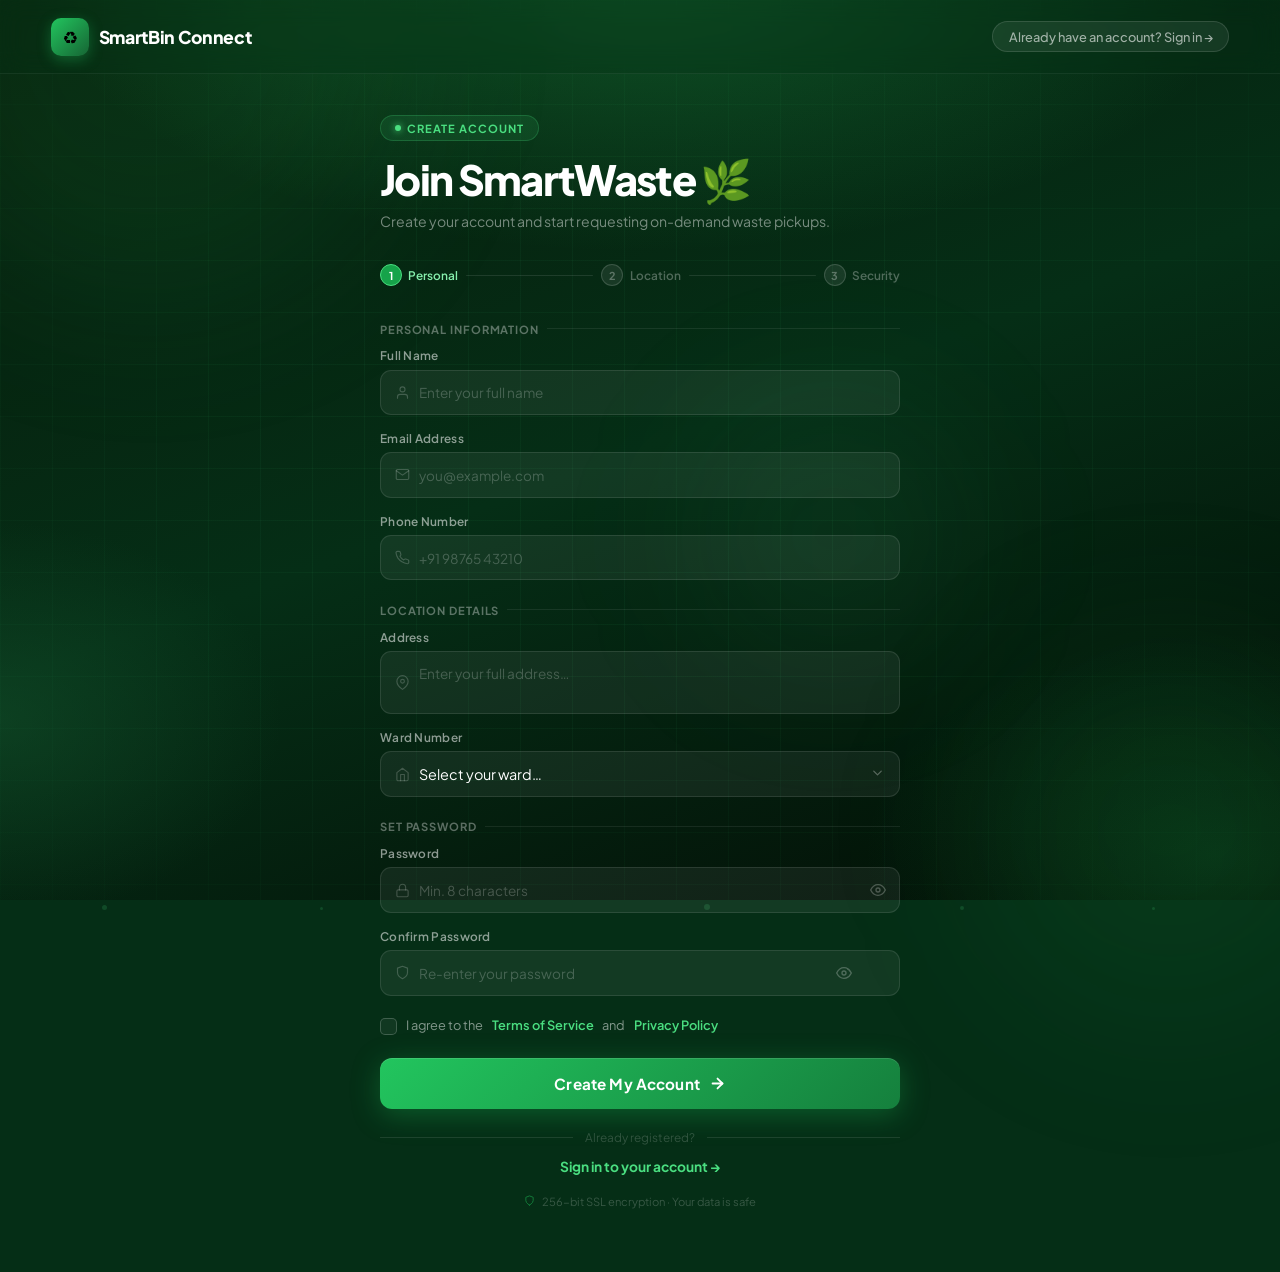
<file: register.html>
<!DOCTYPE html>
<html lang="en">
<head>
  <meta charset="UTF-8">
  <meta name="viewport" content="width=device-width, initial-scale=1.0">
  <title>Register | SmartWaste</title>
  <link href="https://fonts.googleapis.com/css2?family=Plus+Jakarta+Sans:wght@300;400;500;600;700;800&display=swap" rel="stylesheet">
  <style>
    /* =============================================
       SmartWaste — Register Page (self-contained)
       ============================================= */

    :root {
      --g50:  #f0fdf4; --g100: #dcfce7; --g200: #bbf7d0;
      --g300: #86efac; --g400: #4ade80; --g500: #22c55e;
      --g600: #16a34a; --g700: #15803d; --g800: #166534;
      --g900: #14532d; --g950: #052e16;

      --ink:   #0a1f0d;
      --muted: #4b7a57;
      --ghost: #a3c4a9;
      --white: #ffffff;
      --error: #dc2626;

      --font: 'Plus Jakarta Sans', system-ui, sans-serif;
      --ease: cubic-bezier(.4,0,.2,1);
      --bounce: cubic-bezier(.34,1.56,.64,1);
      --dur: .22s;
    }

    *, *::before, *::after { box-sizing: border-box; margin: 0; padding: 0; }
    html { height: 100%; }

    body {
      font-family: var(--font);
      min-height: 100vh;
      display: flex;
      flex-direction: column;
      background-color: var(--g950);
      overflow-x: hidden;
    }

    a { text-decoration: none; color: inherit; }
    button { font-family: var(--font); cursor: pointer; }

    /* ── Background layers ─────────────────── */
    .bg {
      position: fixed; inset: 0; z-index: 0;
      background:
        radial-gradient(ellipse 80% 55% at 50% -5%,  rgba(34,197,94,.32) 0%, transparent 60%),
        radial-gradient(ellipse 50% 45% at 95% 95%,  rgba(22,163,74,.2)  0%, transparent 55%),
        radial-gradient(ellipse 40% 40% at 0%  80%,  rgba(20,83,45,.5)   0%, transparent 55%),
        linear-gradient(160deg, #071c0b 0%, var(--g950) 50%, #030d05 100%);
    }
    .bg::after {
      content: '';
      position: absolute; inset: 0;
      background-image:
        linear-gradient(rgba(74,222,128,.05) 1px, transparent 1px),
        linear-gradient(90deg, rgba(74,222,128,.05) 1px, transparent 1px);
      background-size: 52px 52px;
      mask-image: radial-gradient(ellipse 90% 90% at 50% 50%, black 30%, transparent 100%);
    }

    /* Floating orbs */
    .orb {
      position: fixed; border-radius: 50%;
      filter: blur(80px); pointer-events: none; z-index: 0;
      animation: orbDrift ease-in-out infinite alternate;
    }
    .orb1 { width:500px;height:500px;top:-200px;left:-100px; background:rgba(34,197,94,.1); animation-duration:10s; }
    .orb2 { width:380px;height:380px;bottom:-120px;right:-80px;background:rgba(22,163,74,.09);animation-duration:13s;animation-delay:3s; }
    .orb3 { width:260px;height:260px;top:45%;left:55%;  background:rgba(74,222,128,.07);animation-duration:8s; animation-delay:1s; }
    @keyframes orbDrift {
      from { transform: translate(0,0) scale(1); }
      to   { transform: translate(20px,30px) scale(1.08); }
    }

    /* Rising particles */
    .ptcl {
      position: fixed; bottom: -10px; border-radius: 50%;
      background: rgba(74,222,128,.16); pointer-events: none; z-index: 0;
      animation: rise linear infinite;
    }
    @keyframes rise {
      0%   { transform:translateY(0) scale(1); opacity:0; }
      10%  { opacity:.9; }
      90%  { opacity:.2; }
      100% { transform:translateY(-105vh) scale(.2); opacity:0; }
    }

    /* ── Navbar ────────────────────────────── */
    .navbar {
      position: relative; z-index: 10;
      display: flex; align-items: center; justify-content: space-between;
      padding: 1.1rem 4%;
      border-bottom: 1px solid rgba(255,255,255,.06);
      backdrop-filter: blur(12px);
      background: rgba(5,46,22,.3);
    }
    .brand {
      display: flex; align-items: center; gap: .6rem;
    }
    .brand-icon {
      width: 38px; height: 38px;
      background: linear-gradient(135deg, var(--g500), var(--g800));
      border-radius: 10px;
      display: flex; align-items: center; justify-content: center;
      font-size: 1.1rem;
      box-shadow: 0 4px 14px rgba(34,197,94,.35);
    }
    .brand-name {
      font-size: 1.1rem; font-weight: 800;
      color: var(--white); letter-spacing: -.02em;
    }
    .login-nav-link {
      display: inline-flex; align-items: center; gap: .4rem;
      font-size: .8rem; font-weight: 500;
      color: rgba(255,255,255,.6);
      background: rgba(255,255,255,.07);
      border: 1px solid rgba(255,255,255,.12);
      padding: .42rem .95rem; border-radius: 100px;
      transition: all var(--dur);
    }
    .login-nav-link:hover { color: var(--g300); background: rgba(255,255,255,.13); }

    /* ── Main / form area ──────────────────── */
    .main {
      position: relative; z-index: 1;
      flex: 1;
      display: flex; align-items: flex-start; justify-content: center;
      padding: 2.5rem 1rem 4rem;
    }

    .form-panel {
      width: 100%; max-width: 520px;
      animation: panelIn .55s var(--ease) both;
    }
    @keyframes panelIn {
      from { opacity: 0; transform: translateY(24px); }
      to   { opacity: 1; transform: none; }
    }

    /* Badge */
    .portal-badge {
      display: inline-flex; align-items: center; gap: .4rem;
      font-size: .7rem; font-weight: 700; letter-spacing: .09em;
      text-transform: uppercase; color: var(--g400);
      background: rgba(74,222,128,.1);
      border: 1px solid rgba(74,222,128,.22);
      padding: .3rem .85rem; border-radius: 100px;
      margin-bottom: 1rem;
    }
    .badge-dot {
      width: 6px; height: 6px; border-radius: 50%;
      background: var(--g400); box-shadow: 0 0 7px var(--g400);
      animation: blink 2s ease-in-out infinite;
    }
    @keyframes blink { 0%,100%{opacity:1}50%{opacity:.2} }

    .form-title {
      font-size: clamp(1.9rem, 4.5vw, 2.6rem);
      font-weight: 800; color: var(--white);
      letter-spacing: -.04em; line-height: 1.1;
      margin-bottom: .45rem;
    }
    .form-sub {
      font-size: .88rem; color: rgba(255,255,255,.45);
      margin-bottom: 2rem; font-weight: 400; line-height: 1.6;
    }

    /* ── Step indicator ────────────────────── */
    .steps {
      display: flex; align-items: center; gap: .5rem;
      margin-bottom: 1.8rem;
    }
    .step {
      display: flex; align-items: center; gap: .4rem;
      font-size: .74rem; font-weight: 600;
      color: rgba(255,255,255,.3);
      transition: color var(--dur);
    }
    .step.active { color: var(--g300); }
    .step.done   { color: var(--g500); }
    .step-num {
      width: 22px; height: 22px; border-radius: 50%;
      display: flex; align-items: center; justify-content: center;
      font-size: .68rem; font-weight: 700;
      background: rgba(255,255,255,.08);
      border: 1.5px solid rgba(255,255,255,.15);
      transition: all var(--dur) var(--bounce);
    }
    .step.active .step-num { background: var(--g600); border-color: var(--g400); color: #fff; }
    .step.done   .step-num { background: var(--g500); border-color: var(--g500); color: #fff; }
    .step-line {
      flex: 1; height: 1.5px;
      background: rgba(255,255,255,.1);
      border-radius: 2px; position: relative; overflow: hidden;
    }
    .step-line.done::after {
      content: ''; position: absolute; inset: 0;
      background: var(--g500);
    }

    /* ── Form card ─────────────────────────── */
    .reg-form {
      display: flex; flex-direction: column; gap: 1rem;
    }

    /* Form section label */
    .form-section-label {
      font-size: .7rem; font-weight: 700; letter-spacing: .08em;
      text-transform: uppercase; color: rgba(255,255,255,.35);
      margin-top: .4rem; margin-bottom: -.2rem;
      display: flex; align-items: center; gap: .5rem;
    }
    .form-section-label::after {
      content: ''; flex: 1; height: 1px;
      background: rgba(255,255,255,.08);
    }

    /* Two-column row */
    .field-row {
      display: grid; grid-template-columns: 1fr 1fr; gap: .9rem;
    }

    /* Individual field */
    .field { display: flex; flex-direction: column; gap: .38rem; }

    .field label {
      font-size: .74rem; font-weight: 600;
      color: rgba(255,255,255,.55); letter-spacing: .025em;
    }

    /* Input wrap */
    .iw {
      position: relative; display: flex; align-items: center;
      background: rgba(255,255,255,.06);
      border: 1.5px solid rgba(255,255,255,.1);
      border-radius: 11px;
      transition: border-color var(--dur), box-shadow var(--dur), background var(--dur);
      overflow: hidden;
    }
    .iw:hover:not(.focused):not(.err) {
      border-color: rgba(255,255,255,.18);
      background: rgba(255,255,255,.09);
    }
    .iw.focused {
      border-color: var(--g500);
      background: rgba(34,197,94,.07);
      box-shadow: 0 0 0 3.5px rgba(34,197,94,.18), 0 4px 20px rgba(0,0,0,.2);
    }
    .iw.err {
      border-color: #f87171;
      background: rgba(248,113,113,.07);
      box-shadow: 0 0 0 3px rgba(248,113,113,.15);
    }
    .iw.valid {
      border-color: var(--g500);
    }

    /* Icon prefix */
    .iw-icon {
      padding: 0 .55rem 0 .9rem;
      display: flex; align-items: center;
      color: rgba(255,255,255,.2); flex-shrink: 0;
      pointer-events: none; transition: color var(--dur);
    }
    .iw-icon svg { width: 15px; height: 15px; stroke: currentColor; fill: none; }
    .iw.focused .iw-icon { color: var(--g400); }
    .iw.err     .iw-icon { color: #f87171; }
    .iw.valid   .iw-icon { color: var(--g400); }

    .iw input, .iw textarea, .iw select {
      flex: 1; border: none; background: transparent;
      font-family: var(--font); font-size: .9rem; color: var(--white);
      padding: .8rem .6rem .8rem 0; outline: none; width: 100%;
      caret-color: var(--g400);
    }
    .iw textarea { resize: none; padding-top: .8rem; }
    .iw input::placeholder,
    .iw textarea::placeholder { color: rgba(255,255,255,.22); font-size: .85rem; }
    .iw select { appearance: none; cursor: pointer; }
    .iw select option { background: var(--g900); color: var(--white); }

    /* Autofill override */
    .iw input:-webkit-autofill,
    .iw input:-webkit-autofill:focus {
      -webkit-box-shadow: 0 0 0 1000px rgba(5,46,22,.95) inset;
      -webkit-text-fill-color: var(--white);
      caret-color: var(--white);
    }

    /* Select arrow */
    .select-wrap { position: relative; }
    .select-arrow {
      position: absolute; right: .9rem; top: 50%;
      transform: translateY(-50%);
      pointer-events: none; color: rgba(255,255,255,.3);
    }
    .select-arrow svg { width: 15px; height: 15px; stroke: currentColor; fill: none; }

    /* Validation check icon */
    .valid-icon {
      padding: 0 .8rem 0 .4rem;
      color: var(--g400); flex-shrink: 0;
      opacity: 0; transition: opacity var(--dur);
    }
    .valid-icon svg { width: 15px; height: 15px; stroke: currentColor; fill: none; }
    .iw.valid .valid-icon { opacity: 1; }

    /* Eye toggle */
    .eye-btn {
      background: none; border: none;
      padding: .5rem .8rem;
      display: flex; align-items: center;
      color: rgba(255,255,255,.25); flex-shrink: 0;
      transition: color var(--dur);
    }
    .eye-btn svg { width: 16px; height: 16px; stroke: currentColor; fill: none; display: block; }
    .eye-btn .eye-off { display: none; }
    .eye-btn.on .eye-on  { display: none; }
    .eye-btn.on .eye-off { display: block; }
    .eye-btn:hover { color: var(--g400); }
    .eye-btn.on    { color: var(--g400); }

    /* Field error message */
    .field-err {
      font-size: .71rem; color: #fca5a5;
      font-weight: 500; display: none;
      align-items: center; gap: .3rem;
      animation: errIn .2s var(--ease);
    }
    .field-err.show { display: flex; }
    .field-err svg { width: 11px; height: 11px; stroke: currentColor; fill: none; flex-shrink: 0; }
    @keyframes errIn { from{opacity:0;transform:translateY(-3px)} to{opacity:1;transform:none} }

    /* Password strength bar */
    .pw-strength { margin-top: .4rem; }
    .pw-strength-bar {
      height: 3px; border-radius: 2px;
      background: rgba(255,255,255,.1);
      overflow: hidden; margin-bottom: .28rem;
    }
    .pw-strength-fill {
      height: 100%; width: 0%; border-radius: 2px;
      transition: width .4s var(--ease), background .4s;
    }
    .pw-strength-label { font-size: .68rem; color: rgba(255,255,255,.3); font-weight: 500; }

    /* Terms */
    .terms-row { display: flex; align-items: flex-start; gap: .55rem; margin-top: .3rem; }
    .chk-lbl {
      display: flex; align-items: flex-start; gap: .55rem;
      font-size: .8rem; color: rgba(255,255,255,.5);
      cursor: pointer; user-select: none; font-weight: 400; line-height: 1.5;
    }
    .chk-lbl input { position: absolute; opacity: 0; width: 0; height: 0; }
    .chkbox {
      width: 17px; height: 17px; border-radius: 5px; flex-shrink: 0; margin-top: 2px;
      border: 1.5px solid rgba(255,255,255,.2);
      background: rgba(255,255,255,.05);
      display: flex; align-items: center; justify-content: center;
      transition: all var(--dur) var(--bounce);
    }
    .chk-lbl input:checked ~ .chkbox {
      background: var(--g600); border-color: var(--g500);
      transform: scale(1.1); box-shadow: 0 2px 10px rgba(34,197,94,.35);
    }
    .chkbox::after {
      content: ''; width: 9px; height: 5px;
      border-left: 2px solid #fff; border-bottom: 2px solid #fff;
      transform: rotate(-45deg) translateY(-1px); opacity: 0; transition: opacity .15s;
    }
    .chk-lbl input:checked ~ .chkbox::after { opacity: 1; }
    .chk-lbl a { color: var(--g400); font-weight: 600; }
    .chk-lbl a:hover { color: var(--g300); }

    /* Submit button */
    .submit-btn {
      width: 100%; margin-top: .4rem;
      display: flex; align-items: center; justify-content: center; gap: .55rem;
      padding: 1rem 1.5rem;
      background: linear-gradient(135deg, var(--g500), var(--g700));
      color: var(--white); font-family: var(--font);
      font-size: .95rem; font-weight: 700; letter-spacing: .01em;
      border: none; border-radius: 12px;
      box-shadow: 0 6px 28px rgba(22,163,74,.4), 0 1px 0 rgba(255,255,255,.12) inset;
      transition: transform var(--dur) var(--bounce), box-shadow var(--dur), opacity var(--dur);
      position: relative; overflow: hidden;
    }
    .submit-btn::before {
      content: ''; position: absolute; top: 0; left: -100%;
      width: 60%; height: 100%;
      background: linear-gradient(90deg, transparent, rgba(255,255,255,.2), transparent);
      transition: left .6s var(--ease);
    }
    .submit-btn:hover::before { left: 160%; }
    .submit-btn:hover {
      transform: translateY(-2px);
      box-shadow: 0 12px 40px rgba(22,163,74,.55), 0 1px 0 rgba(255,255,255,.12) inset;
    }
    .submit-btn:active { transform: translateY(0); }
    .submit-btn.loading { opacity: .7; pointer-events: none; }
    .submit-btn svg { width: 17px; height: 17px; stroke: currentColor; fill: none; transition: transform var(--dur); }
    .submit-btn:hover svg { transform: translateX(4px); }

    .spinner {
      width: 17px; height: 17px;
      border: 2.5px solid rgba(255,255,255,.3); border-top-color: #fff;
      border-radius: 50%; animation: spin .7s linear infinite; display: none;
    }
    .submit-btn.loading .spinner { display: block; }
    .submit-btn.loading .btn-lbl,
    .submit-btn.loading .btn-ico { display: none; }
    @keyframes spin { to { transform: rotate(360deg); } }

    /* Divider */
    .divider {
      display: flex; align-items: center; gap: .75rem;
      margin: 1.3rem 0 .8rem;
      color: rgba(255,255,255,.18); font-size: .74rem;
    }
    .divider::before, .divider::after {
      content: ''; flex: 1; height: 1px; background: rgba(255,255,255,.1);
    }

    /* Login link */
    .login-row {
      text-align: center; font-size: .86rem; color: rgba(255,255,255,.45);
      margin-bottom: .9rem;
    }
    .login-row a { color: var(--g400); font-weight: 700; transition: color var(--dur); }
    .login-row a:hover { color: var(--g300); }

    /* Secure note */
    .secure-note {
      display: flex; align-items: center; justify-content: center; gap: .4rem;
      font-size: .7rem; color: rgba(255,255,255,.2); margin-top: 1.2rem;
    }
    .secure-note svg { width: 11px; height: 11px; stroke: var(--g700); fill: none; }

    /* ── Responsive ───────────────────────── */
    @media (max-width: 520px) {
      .main { padding: 1.8rem .9rem 3rem; }
      .navbar { padding: 1rem 5%; }
      .form-title { font-size: 1.85rem; }
      .field-row { grid-template-columns: 1fr; }
    }
    @media (max-width: 380px) {
      .form-title { font-size: 1.6rem; }
      .steps { gap: .3rem; }
      .step span { display: none; }
    }
    @media (max-height: 600px) and (orientation: landscape) {
      .main { padding: 1.2rem .9rem 2rem; }
      .reg-form { gap: .75rem; }
      .form-sub { margin-bottom: 1.2rem; }
    }
  </style>
</head>
<body>

  <!-- BG -->
  <div class="bg"></div>
  <div class="orb orb1"></div>
  <div class="orb orb2"></div>
  <div class="orb orb3"></div>
  <div class="ptcl" style="left:8%;  width:5px;height:5px;animation-duration:14s;animation-delay:0s;"></div>
  <div class="ptcl" style="left:25%; width:3px;height:3px;animation-duration:18s;animation-delay:2s;"></div>
  <div class="ptcl" style="left:55%; width:6px;height:6px;animation-duration:12s;animation-delay:5s;"></div>
  <div class="ptcl" style="left:75%; width:4px;height:4px;animation-duration:16s;animation-delay:1s;"></div>
  <div class="ptcl" style="left:90%; width:3px;height:3px;animation-duration:20s;animation-delay:7s;"></div>

  <!-- Navbar -->
  <nav class="navbar">
    <a href="index.html" class="brand">
      <div class="brand-icon">♻</div>
      <span class="brand-name">SmartBin Connect</span>
    </a>
    <a href="login.html" class="login-nav-link">Already have an account? Sign in →</a>
  </nav>

  <!-- Main -->
  <main class="main">
    <div class="form-panel">

      <div class="portal-badge">
        <span class="badge-dot"></span>
        Create Account
      </div>

      <h1 class="form-title">Join SmartWaste 🌿</h1>
      <p class="form-sub">Create your account and start requesting on-demand waste pickups.</p>

      <!-- Step indicator -->
      <div class="steps">
        <div class="step active" id="step1">
          <span class="step-num">1</span>
          <span>Personal</span>
        </div>
        <div class="step-line" id="line1"></div>
        <div class="step" id="step2">
          <span class="step-num">2</span>
          <span>Location</span>
        </div>
        <div class="step-line" id="line2"></div>
        <div class="step" id="step3">
          <span class="step-num">3</span>
          <span>Security</span>
        </div>
      </div>

      <!-- Registration form -->
      <form class="reg-form" id="regForm" action="backend/register.php" method="POST" novalidate>

        <!-- PERSONAL INFO -->
        <div class="form-section-label">Personal Information</div>

        <div class="field">
          <label for="name">Full Name</label>
          <div class="iw" id="iw-name">
            <span class="iw-icon">
              <svg viewBox="0 0 24 24" stroke-width="1.8" stroke-linecap="round" stroke-linejoin="round">
                <path d="M20 21v-2a4 4 0 0 0-4-4H8a4 4 0 0 0-4 4v2"/>
                <circle cx="12" cy="7" r="4"/>
              </svg>
            </span>
            <input type="text" id="name" name="name"
                   placeholder="Enter your full name"
                   autocomplete="name" required>
            <span class="valid-icon">
              <svg viewBox="0 0 24 24" stroke-width="2.5" stroke-linecap="round" stroke-linejoin="round">
                <polyline points="20 6 9 17 4 12"/>
              </svg>
            </span>
          </div>
          <div class="field-err" id="err-name">
            <svg viewBox="0 0 24 24" stroke-width="2.5"><circle cx="12" cy="12" r="10"/><line x1="12" y1="8" x2="12" y2="12"/><line x1="12" y1="16" x2="12.01" y2="16"/></svg>
            Please enter your full name.
          </div>
        </div>

        <div class="field">
          <label for="email">Email Address</label>
          <div class="iw" id="iw-email">
            <span class="iw-icon">
              <svg viewBox="0 0 24 24" stroke-width="1.8" stroke-linecap="round" stroke-linejoin="round">
                <path d="M4 4h16c1.1 0 2 .9 2 2v12c0 1.1-.9 2-2 2H4c-1.1 0-2-.9-2-2V6c0-1.1.9-2 2-2z"/>
                <polyline points="22,6 12,13 2,6"/>
              </svg>
            </span>
            <input type="email" id="email" name="email"
                   placeholder="you@example.com"
                   autocomplete="email" inputmode="email" required>
            <span class="valid-icon">
              <svg viewBox="0 0 24 24" stroke-width="2.5" stroke-linecap="round" stroke-linejoin="round">
                <polyline points="20 6 9 17 4 12"/>
              </svg>
            </span>
          </div>
          <div class="field-err" id="err-email">
            <svg viewBox="0 0 24 24" stroke-width="2.5"><circle cx="12" cy="12" r="10"/><line x1="12" y1="8" x2="12" y2="12"/><line x1="12" y1="16" x2="12.01" y2="16"/></svg>
            Enter a valid email address.
          </div>
        </div>

        <div class="field">
          <label for="phone">Phone Number</label>
          <div class="iw" id="iw-phone">
            <span class="iw-icon">
              <svg viewBox="0 0 24 24" stroke-width="1.8" stroke-linecap="round" stroke-linejoin="round">
                <path d="M22 16.92v3a2 2 0 0 1-2.18 2 19.79 19.79 0 0 1-8.63-3.07A19.5 19.5 0 0 1 4.69 13 19.79 19.79 0 0 1 1.61 4.4 2 2 0 0 1 3.6 2.22h3a2 2 0 0 1 2 1.72c.127.96.361 1.903.7 2.81a2 2 0 0 1-.45 2.11L7.91 9.91a16 16 0 0 0 6 6l.95-.95a2 2 0 0 1 2.11-.45c.907.339 1.85.573 2.81.7A2 2 0 0 1 21.73 17z"/>
              </svg>
            </span>
            <input type="tel" id="phone" name="phone"
                   placeholder="+91 98765 43210"
                   autocomplete="tel" inputmode="tel" required>
            <span class="valid-icon">
              <svg viewBox="0 0 24 24" stroke-width="2.5" stroke-linecap="round" stroke-linejoin="round">
                <polyline points="20 6 9 17 4 12"/>
              </svg>
            </span>
          </div>
          <div class="field-err" id="err-phone">
            <svg viewBox="0 0 24 24" stroke-width="2.5"><circle cx="12" cy="12" r="10"/><line x1="12" y1="8" x2="12" y2="12"/><line x1="12" y1="16" x2="12.01" y2="16"/></svg>
            Enter a valid phone number (min 10 digits).
          </div>
        </div>

        <!-- LOCATION -->
        <div class="form-section-label">Location Details</div>

        <div class="field">
          <label for="address">Address</label>
          <div class="iw" id="iw-address">
            <span class="iw-icon">
              <svg viewBox="0 0 24 24" stroke-width="1.8" stroke-linecap="round" stroke-linejoin="round">
                <path d="M21 10c0 7-9 13-9 13s-9-6-9-13a9 9 0 0 1 18 0z"/>
                <circle cx="12" cy="10" r="3"/>
              </svg>
            </span>
            <textarea id="address" name="address"
                      placeholder="Enter your full address…"
                      rows="2" required></textarea>
          </div>
          <div class="field-err" id="err-address">
            <svg viewBox="0 0 24 24" stroke-width="2.5"><circle cx="12" cy="12" r="10"/><line x1="12" y1="8" x2="12" y2="12"/><line x1="12" y1="16" x2="12.01" y2="16"/></svg>
            Please enter your address.
          </div>
        </div>

        <div class="field">
          <label for="ward">Ward Number</label>
          <div class="iw select-wrap" id="iw-ward">
            <span class="iw-icon">
              <svg viewBox="0 0 24 24" stroke-width="1.8" stroke-linecap="round" stroke-linejoin="round">
                <path d="M3 9l9-7 9 7v11a2 2 0 0 1-2 2H5a2 2 0 0 1-2-2z"/>
                <polyline points="9 22 9 12 15 12 15 22"/>
              </svg>
            </span>
            <select id="ward" name="ward" required>
              <option value="">Select your ward…</option>
              <option value="1">Ward 1</option>
              <option value="2">Ward 2</option>
              <option value="3">Ward 3</option>
              <option value="4">Ward 4</option>
              <option value="5">Ward 5</option>
              <option value="6">Ward 6</option>
              <option value="7">Ward 7</option>
              <option value="8">Ward 8</option>
              <option value="9">Ward 9</option>
              <option value="10">Ward 10</option>
            </select>
            <span class="select-arrow">
              <svg viewBox="0 0 24 24" stroke-width="2" stroke-linecap="round" stroke-linejoin="round">
                <polyline points="6 9 12 15 18 9"/>
              </svg>
            </span>
          </div>
          <div class="field-err" id="err-ward">
            <svg viewBox="0 0 24 24" stroke-width="2.5"><circle cx="12" cy="12" r="10"/><line x1="12" y1="8" x2="12" y2="12"/><line x1="12" y1="16" x2="12.01" y2="16"/></svg>
            Please select your ward.
          </div>
        </div>

        <!-- SECURITY -->
        <div class="form-section-label">Set Password</div>

        <div class="field">
          <label for="password">Password</label>
          <div class="iw" id="iw-password">
            <span class="iw-icon">
              <svg viewBox="0 0 24 24" stroke-width="1.8" stroke-linecap="round" stroke-linejoin="round">
                <rect x="3" y="11" width="18" height="11" rx="2"/>
                <path d="M7 11V7a5 5 0 0 1 10 0v4"/>
              </svg>
            </span>
            <input type="password" id="password" name="password"
                   placeholder="Min. 8 characters"
                   autocomplete="new-password" required>
            <button type="button" class="eye-btn" id="eye1" aria-label="Toggle password">
              <svg class="eye-on"  viewBox="0 0 24 24" stroke-width="2" stroke-linecap="round" stroke-linejoin="round"><path d="M1 12s4-8 11-8 11 8 11 8-4 8-11 8-11-8-11-8z"/><circle cx="12" cy="12" r="3"/></svg>
              <svg class="eye-off" viewBox="0 0 24 24" stroke-width="2" stroke-linecap="round" stroke-linejoin="round"><path d="M17.94 17.94A10.07 10.07 0 0 1 12 20c-7 0-11-8-11-8a18.45 18.45 0 0 1 5.06-5.94M9.9 4.24A9.12 9.12 0 0 1 12 4c7 0 11 8 11 8a18.5 18.5 0 0 1-2.16 3.19m-6.72-1.07a3 3 0 1 1-4.24-4.24"/><line x1="1" y1="1" x2="23" y2="23"/></svg>
            </button>
          </div>
          <!-- Strength bar -->
          <div class="pw-strength" id="pwStrength" style="display:none">
            <div class="pw-strength-bar">
              <div class="pw-strength-fill" id="pwFill"></div>
            </div>
            <span class="pw-strength-label" id="pwLabel">Weak</span>
          </div>
          <div class="field-err" id="err-password">
            <svg viewBox="0 0 24 24" stroke-width="2.5"><circle cx="12" cy="12" r="10"/><line x1="12" y1="8" x2="12" y2="12"/><line x1="12" y1="16" x2="12.01" y2="16"/></svg>
            Password must be at least 8 characters.
          </div>
        </div>

        <div class="field">
          <label for="confirm_password">Confirm Password</label>
          <div class="iw" id="iw-confirm">
            <span class="iw-icon">
              <svg viewBox="0 0 24 24" stroke-width="1.8" stroke-linecap="round" stroke-linejoin="round">
                <path d="M12 22s8-4 8-10V5l-8-3-8 3v7c0 6 8 10 8 10z"/>
              </svg>
            </span>
            <input type="password" id="confirm_password" name="confirm_password"
                   placeholder="Re-enter your password"
                   autocomplete="new-password" required>
            <button type="button" class="eye-btn" id="eye2" aria-label="Toggle confirm password">
              <svg class="eye-on"  viewBox="0 0 24 24" stroke-width="2" stroke-linecap="round" stroke-linejoin="round"><path d="M1 12s4-8 11-8 11 8 11 8-4 8-11 8-11-8-11-8z"/><circle cx="12" cy="12" r="3"/></svg>
              <svg class="eye-off" viewBox="0 0 24 24" stroke-width="2" stroke-linecap="round" stroke-linejoin="round"><path d="M17.94 17.94A10.07 10.07 0 0 1 12 20c-7 0-11-8-11-8a18.45 18.45 0 0 1 5.06-5.94M9.9 4.24A9.12 9.12 0 0 1 12 4c7 0 11 8 11 8a18.5 18.5 0 0 1-2.16 3.19m-6.72-1.07a3 3 0 1 1-4.24-4.24"/><line x1="1" y1="1" x2="23" y2="23"/></svg>
            </button>
            <span class="valid-icon">
              <svg viewBox="0 0 24 24" stroke-width="2.5" stroke-linecap="round" stroke-linejoin="round">
                <polyline points="20 6 9 17 4 12"/>
              </svg>
            </span>
          </div>
          <div class="field-err" id="err-confirm">
            <svg viewBox="0 0 24 24" stroke-width="2.5"><circle cx="12" cy="12" r="10"/><line x1="12" y1="8" x2="12" y2="12"/><line x1="12" y1="16" x2="12.01" y2="16"/></svg>
            Passwords do not match.
          </div>
        </div>

        <!-- Terms -->
        <div class="terms-row">
          <label class="chk-lbl">
            <input type="checkbox" id="terms" name="terms" required>
            <span class="chkbox"></span>
            I agree to the <a href="#">Terms of Service</a> and <a href="#">Privacy Policy</a>
          </label>
        </div>
        <div class="field-err" id="err-terms" style="margin-top:-.4rem">
          <svg viewBox="0 0 24 24" stroke-width="2.5"><circle cx="12" cy="12" r="10"/><line x1="12" y1="8" x2="12" y2="12"/><line x1="12" y1="16" x2="12.01" y2="16"/></svg>
          Please accept the terms to continue.
        </div>

        <!-- Submit -->
        <button type="submit" class="submit-btn" id="submitBtn">
          <div class="spinner"></div>
          <span class="btn-lbl">Create My Account</span>
          <svg class="btn-ico" viewBox="0 0 24 24" stroke-width="2.5" stroke-linecap="round" stroke-linejoin="round">
            <line x1="5" y1="12" x2="19" y2="12"/>
            <polyline points="12 5 19 12 12 19"/>
          </svg>
        </button>

      </form>

      <div class="divider"><span>Already registered?</span></div>

      <p class="login-row">
        <a href="login.html">Sign in to your account →</a>
      </p>

      <p class="secure-note">
        <svg viewBox="0 0 24 24" stroke-width="2" stroke-linecap="round" stroke-linejoin="round">
          <path d="M12 22s8-4 8-10V5l-8-3-8 3v7c0 6 8 10 8 10z"/>
        </svg>
        256-bit SSL encryption · Your data is safe
      </p>

    </div>
  </main>

  <script>
    /* ── Focus / blur on input wrappers ──────── */
    document.querySelectorAll('.iw input, .iw textarea, .iw select').forEach(inp => {
      const w = inp.closest('.iw');
      inp.addEventListener('focus', () => w.classList.add('focused'));
      inp.addEventListener('blur',  () => w.classList.remove('focused'));
    });

    /* ── Password eye toggles ─────────────────── */
    function initEye(btnId, inputId) {
      const btn = document.getElementById(btnId);
      const inp = document.getElementById(inputId);
      btn.addEventListener('click', () => {
        const show = inp.type === 'password';
        inp.type = show ? 'text' : 'password';
        btn.classList.toggle('on', show);
        inp.focus();
      });
    }
    initEye('eye1', 'password');
    initEye('eye2', 'confirm_password');

    /* ── Password strength ───────────────────── */
    const pwInp     = document.getElementById('password');
    const pwStrWrap = document.getElementById('pwStrength');
    const pwFill    = document.getElementById('pwFill');
    const pwLabel   = document.getElementById('pwLabel');

    pwInp.addEventListener('input', () => {
      const v = pwInp.value;
      if (!v) { pwStrWrap.style.display = 'none'; return; }
      pwStrWrap.style.display = 'block';

      let score = 0;
      if (v.length >= 8)               score++;
      if (v.length >= 12)              score++;
      if (/[A-Z]/.test(v))             score++;
      if (/[0-9]/.test(v))             score++;
      if (/[^A-Za-z0-9]/.test(v))      score++;

      const levels = [
        { pct:'20%', color:'#ef4444', label:'Very Weak' },
        { pct:'40%', color:'#f97316', label:'Weak'      },
        { pct:'60%', color:'#eab308', label:'Fair'      },
        { pct:'80%', color:'#84cc16', label:'Strong'    },
        { pct:'100%',color:'#22c55e', label:'Very Strong'},
      ];
      const lv = levels[Math.max(0, score - 1)];
      pwFill.style.width    = lv.pct;
      pwFill.style.background = lv.color;
      pwLabel.textContent   = lv.label;
      pwLabel.style.color   = lv.color;
    });

    /* ── Live validation helpers ──────────────── */
    const isEmail = v => /^[^\s@]+@[^\s@]+\.[^\s@]+$/.test(v);
    const isPhone = v => v.replace(/\D/g,'').length >= 10;

    function setValid(iwId, errId, valid) {
      const iw  = document.getElementById(iwId);
      const err = document.getElementById(errId);
      iw.classList.toggle('valid', valid);
      iw.classList.toggle('err',  !valid);
      err.classList.toggle('show', !valid);
    }
    function clearState(iwId, errId) {
      const iw  = document.getElementById(iwId);
      const err = document.getElementById(errId);
      iw.classList.remove('valid','err');
      err.classList.remove('show');
    }

    /* Live clear on input */
    document.getElementById('name').addEventListener('input', e => {
      if (e.target.value.trim().length >= 2) clearState('iw-name','err-name');
    });
    document.getElementById('email').addEventListener('input', e => {
      if (isEmail(e.target.value)) clearState('iw-email','err-email');
    });
    document.getElementById('phone').addEventListener('input', e => {
      if (isPhone(e.target.value)) clearState('iw-phone','err-phone');
    });
    document.getElementById('address').addEventListener('input', e => {
      if (e.target.value.trim().length >= 5) clearState('iw-address','err-address');
    });
    document.getElementById('ward').addEventListener('change', e => {
      if (e.target.value) clearState('iw-ward','err-ward');
    });
    document.getElementById('password').addEventListener('input', e => {
      if (e.target.value.length >= 8) clearState('iw-password','err-password');
    });
    document.getElementById('confirm_password').addEventListener('input', e => {
      const pw = document.getElementById('password').value;
      if (e.target.value === pw && pw.length > 0) clearState('iw-confirm','err-confirm');
    });

    /* ── Step indicator update ──────────────── */
    function updateSteps(active) {
      // active: 1,2,3
      for (let i = 1; i <= 3; i++) {
        const s = document.getElementById('step' + i);
        s.classList.toggle('active', i === active);
        s.classList.toggle('done',   i < active);
      }
      for (let i = 1; i <= 2; i++) {
        const l = document.getElementById('line' + i);
        l.classList.toggle('done', i < active);
      }
    }

    // Rough step tracking based on focus
    ['name','email','phone'].forEach(id =>
      document.getElementById(id).addEventListener('focus', () => updateSteps(1))
    );
    ['address','ward'].forEach(id =>
      document.getElementById(id).addEventListener('focus', () => updateSteps(2))
    );
    ['password','confirm_password'].forEach(id =>
      document.getElementById(id).addEventListener('focus', () => updateSteps(3))
    );

    /* ── Form submit + validation ────────────── */
    const form = document.getElementById('regForm');
    const btn  = document.getElementById('submitBtn');

    form.addEventListener('submit', e => {
      e.preventDefault();
      let ok = true;

      const name    = document.getElementById('name').value.trim();
      const email   = document.getElementById('email').value.trim();
      const phone   = document.getElementById('phone').value.trim();
      const address = document.getElementById('address').value.trim();
      const ward    = document.getElementById('ward').value;
      const pw      = document.getElementById('password').value;
      const cpw     = document.getElementById('confirm_password').value;
      const terms   = document.getElementById('terms').checked;

      if (name.length < 2)   { setValid('iw-name',    'err-name',    false); ok = false; }
      if (!isEmail(email))    { setValid('iw-email',   'err-email',   false); ok = false; }
      if (!isPhone(phone))    { setValid('iw-phone',   'err-phone',   false); ok = false; }
      if (address.length < 5) { setValid('iw-address', 'err-address', false); ok = false; }
      if (!ward)              { setValid('iw-ward',    'err-ward',    false); ok = false; }
      if (pw.length < 8)      { setValid('iw-password','err-password',false); ok = false; }
      if (cpw !== pw || !pw)  { setValid('iw-confirm', 'err-confirm', false); ok = false; }

      const termsErr = document.getElementById('err-terms');
      if (!terms) { termsErr.classList.add('show'); ok = false; }
      else          termsErr.classList.remove('show');

      if (!ok) {
        // Scroll to first error
        const firstErr = form.querySelector('.iw.err');
        if (firstErr) firstErr.scrollIntoView({ behavior: 'smooth', block: 'center' });
        return;
      }

      // All valid — submit
      btn.classList.add('loading');
      form.submit();
    });
  </script>

</body>
</html>
</file>
